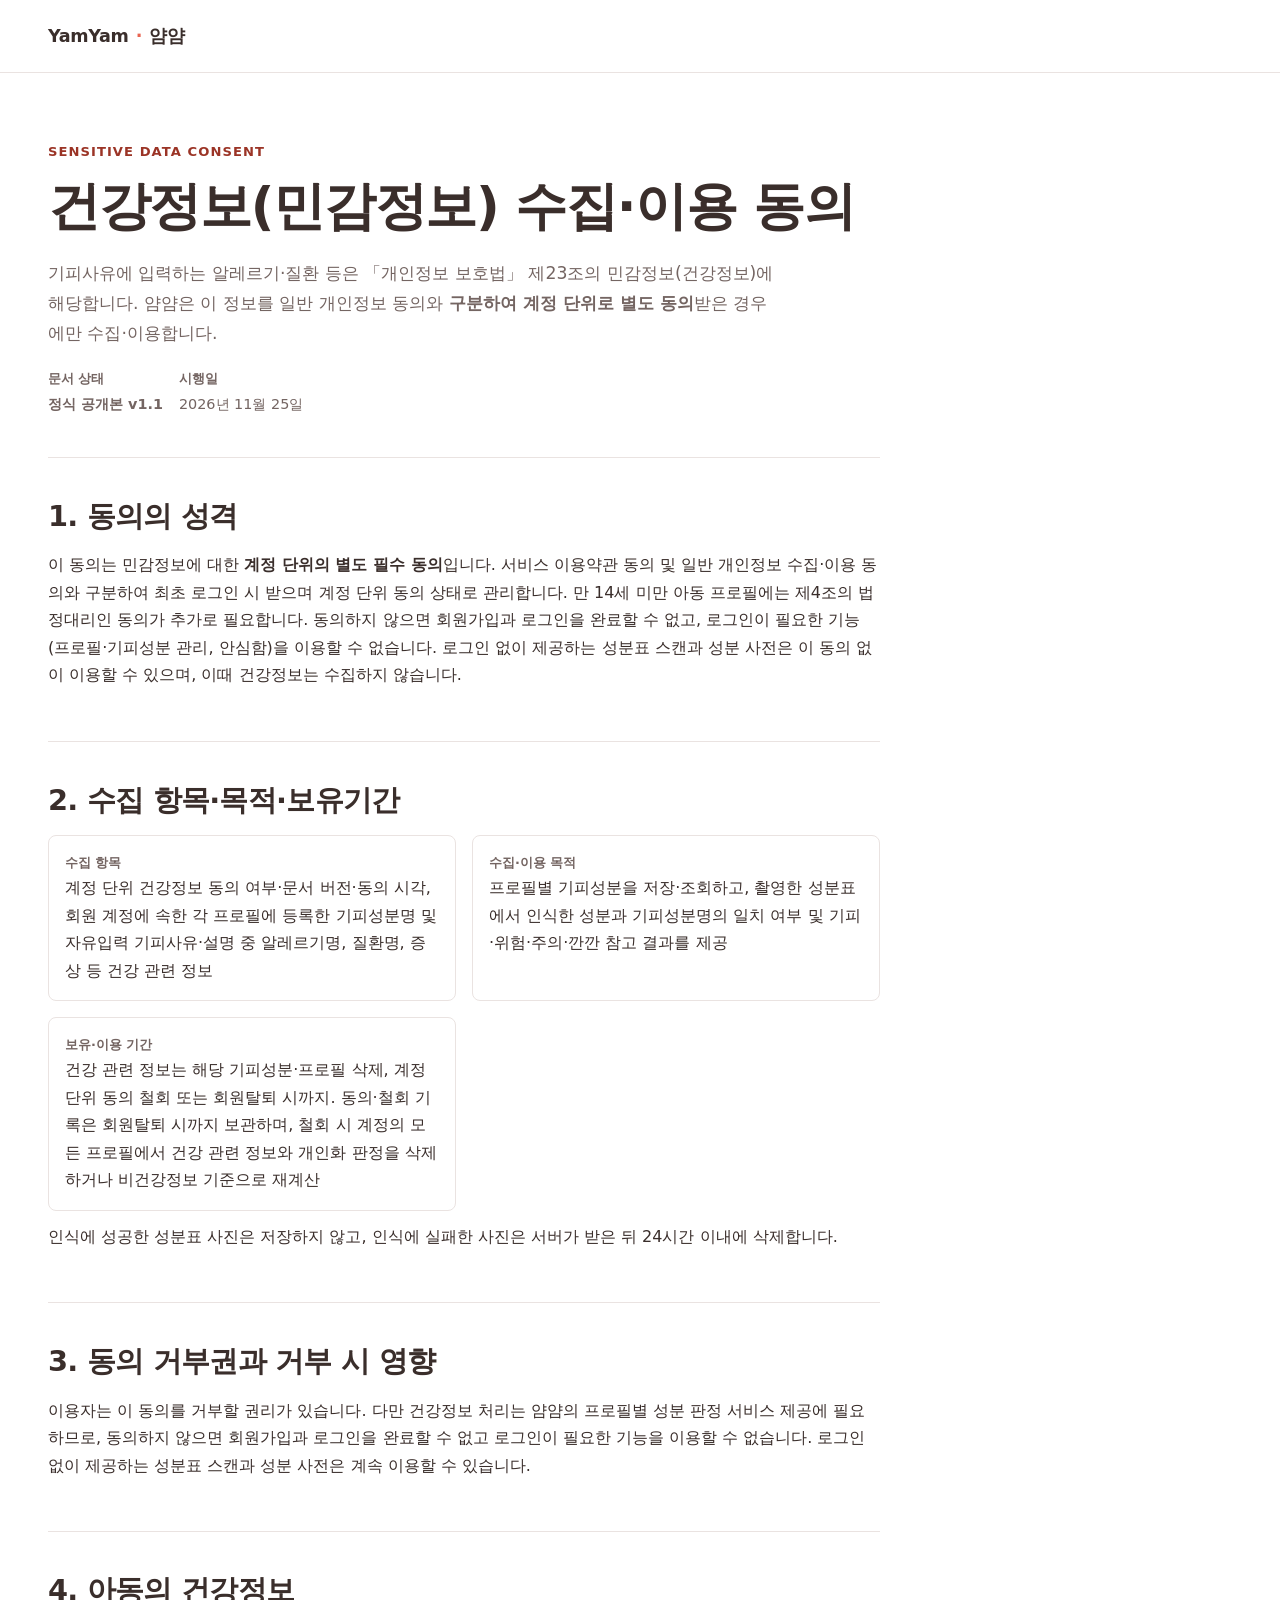
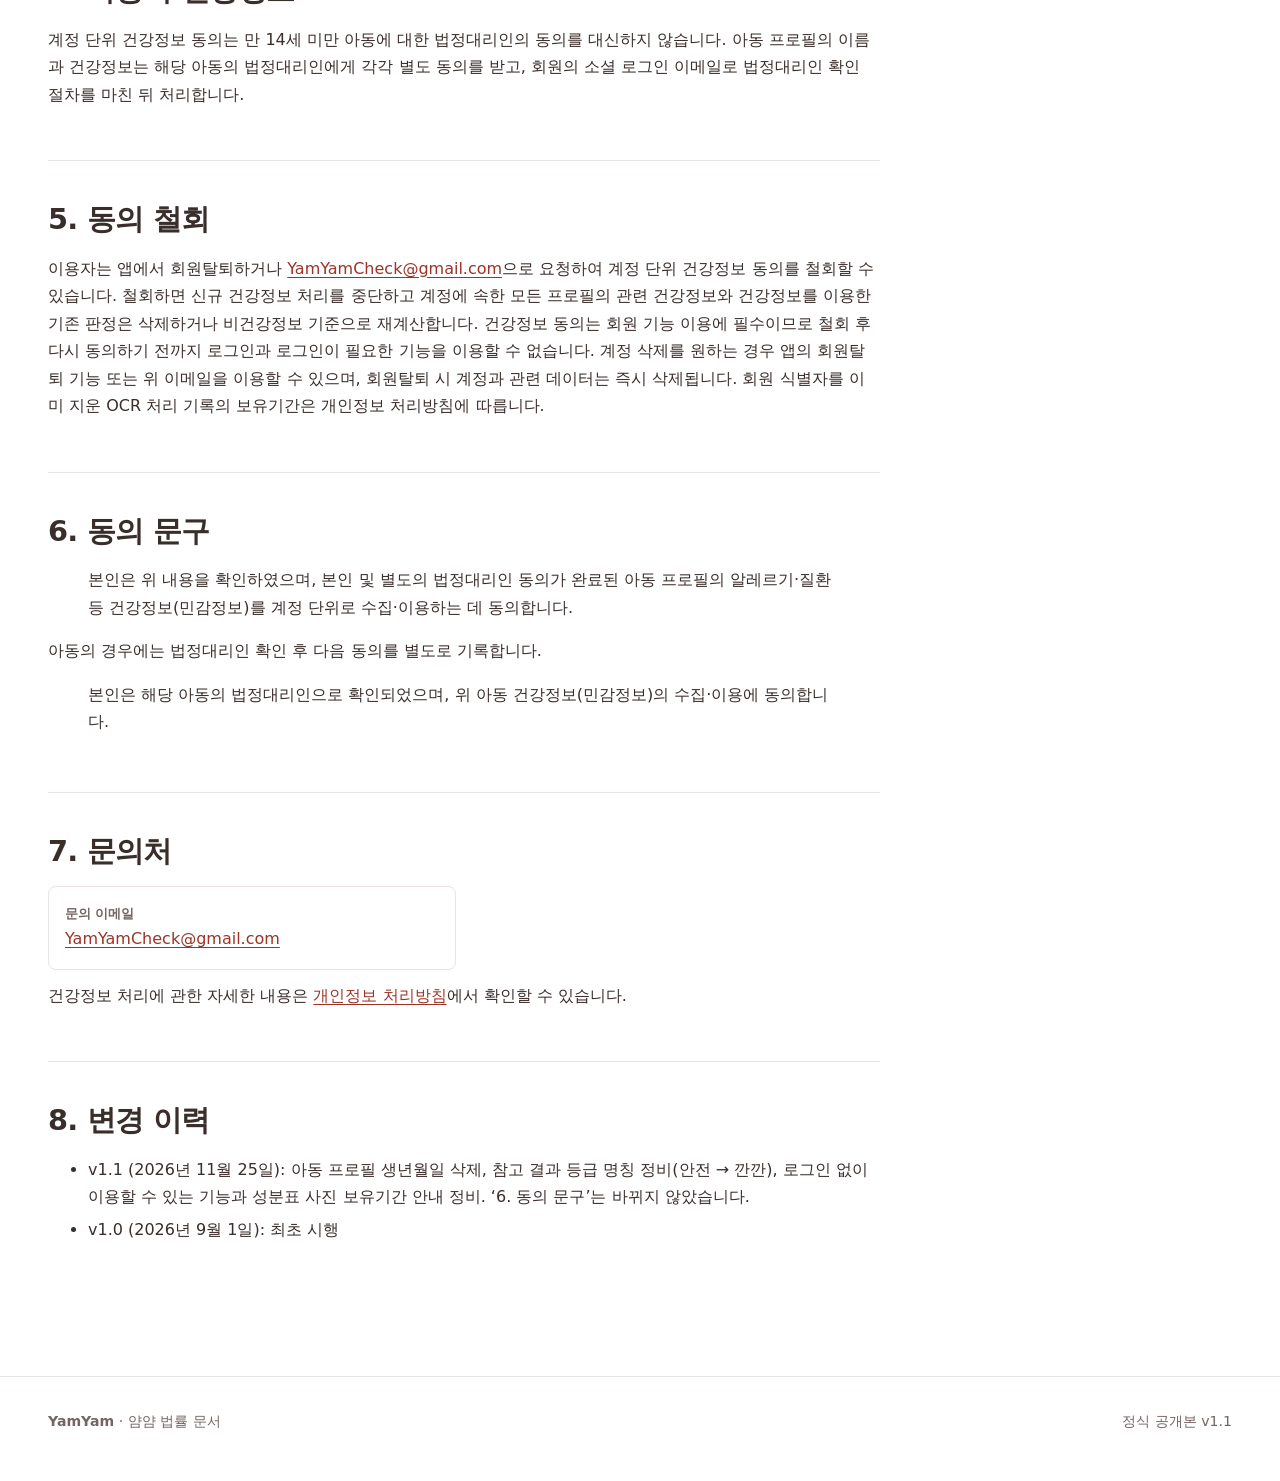
<file: health-info-consent.html>
<!doctype html>
<html lang="ko">
  <head>
    <meta charset="utf-8">
    <meta name="viewport" content="width=device-width, initial-scale=1">
    <meta name="description" content="YamYam(얌얌) 건강정보(민감정보) 수집·이용 동의">
    <title>건강정보 수집·이용 동의 | YamYam(얌얌)</title>
    <link rel="stylesheet" href="./legal.css">
  </head>
  <body>
    <a class="skip-link" href="#main">본문으로 바로가기</a>

    <header class="site-header">
      <div class="container header-inner">
        <div class="brand" aria-label="YamYam 얌얌">
          <span class="brand-en">YamYam</span>
          <span class="brand-ko">얌얌</span>
        </div>
      </div>
    </header>

    <main id="main" class="container document">
      <header class="document-header">
        <p class="eyebrow">Sensitive Data Consent</p>
        <h1>건강정보(민감정보) 수집·이용 동의</h1>
        <p class="lead">
          기피사유에 입력하는 알레르기·질환 등은 「개인정보 보호법」 제23조의 민감정보(건강정보)에 해당합니다.
          얌얌은 이 정보를 일반 개인정보 동의와 <strong>구분하여 계정 단위로 별도 동의</strong>받은 경우에만 수집·이용합니다.
        </p>
        <dl class="document-meta">
          <div>
            <dt>문서 상태</dt>
            <dd><strong>정식 공개본 v1.1</strong></dd>
          </div>
          <div>
            <dt>시행일</dt>
            <dd>2026년 11월 25일</dd>
          </div>
        </dl>
      </header>

      <section class="legal-section">
        <h2>1. 동의의 성격</h2>
        <p>
          이 동의는 민감정보에 대한 <strong>계정 단위의 별도 필수 동의</strong>입니다. 서비스 이용약관 동의 및 일반
          개인정보 수집·이용 동의와 구분하여 최초 로그인 시 받으며 계정 단위 동의 상태로 관리합니다. 만 14세 미만
          아동 프로필에는 제4조의 법정대리인 동의가 추가로 필요합니다. 동의하지 않으면 회원가입과 로그인을 완료할 수
          없고, 로그인이 필요한 기능(프로필·기피성분 관리, 안심함)을 이용할 수 없습니다. 로그인 없이 제공하는 성분표
          스캔과 성분 사전은 이 동의 없이 이용할 수 있으며, 이때 건강정보는 수집하지 않습니다.
        </p>
      </section>

      <section class="legal-section">
        <h2>2. 수집 항목·목적·보유기간</h2>
        <dl class="key-value-list">
          <div>
            <dt>수집 항목</dt>
            <dd>계정 단위 건강정보 동의 여부·문서 버전·동의 시각, 회원 계정에 속한 각 프로필에 등록한 기피성분명 및 자유입력 기피사유·설명 중 알레르기명, 질환명, 증상 등 건강 관련 정보</dd>
          </div>
          <div>
            <dt>수집·이용 목적</dt>
            <dd>프로필별 기피성분을 저장·조회하고, 촬영한 성분표에서 인식한 성분과 기피성분명의 일치 여부 및 기피·위험·주의·깐깐 참고 결과를 제공</dd>
          </div>
          <div>
            <dt>보유·이용 기간</dt>
            <dd>건강 관련 정보는 해당 기피성분·프로필 삭제, 계정 단위 동의 철회 또는 회원탈퇴 시까지. 동의·철회 기록은 회원탈퇴 시까지 보관하며, 철회 시 계정의 모든 프로필에서 건강 관련 정보와 개인화 판정을 삭제하거나 비건강정보 기준으로 재계산</dd>
          </div>
        </dl>
        <p>인식에 성공한 성분표 사진은 저장하지 않고, 인식에 실패한 사진은 서버가 받은 뒤 24시간 이내에 삭제합니다.</p>
      </section>

      <section class="legal-section">
        <h2>3. 동의 거부권과 거부 시 영향</h2>
        <p>
          이용자는 이 동의를 거부할 권리가 있습니다. 다만 건강정보 처리는 얌얌의 프로필별 성분 판정 서비스 제공에
          필요하므로, 동의하지 않으면 회원가입과 로그인을 완료할 수 없고 로그인이 필요한 기능을 이용할 수 없습니다.
          로그인 없이 제공하는 성분표 스캔과 성분 사전은 계속 이용할 수 있습니다.
        </p>
      </section>

      <section class="legal-section">
        <h2>4. 아동의 건강정보</h2>
        <p>
          계정 단위 건강정보 동의는 만 14세 미만 아동에 대한 법정대리인의 동의를 대신하지 않습니다. 아동 프로필의
          이름과 건강정보는 해당 아동의 법정대리인에게 각각 별도 동의를 받고, 회원의 소셜 로그인 이메일로
          법정대리인 확인 절차를 마친 뒤 처리합니다.
        </p>
      </section>

      <section class="legal-section">
        <h2>5. 동의 철회</h2>
        <p>
          이용자는 앱에서 회원탈퇴하거나 <a href="mailto:YamYamCheck@gmail.com">YamYamCheck@gmail.com</a>으로 요청하여
          계정 단위 건강정보 동의를 철회할 수 있습니다. 철회하면 신규 건강정보 처리를 중단하고 계정에 속한 모든 프로필의
          관련 건강정보와 건강정보를 이용한 기존 판정은 삭제하거나 비건강정보 기준으로 재계산합니다. 건강정보 동의는
          회원 기능 이용에 필수이므로 철회 후 다시 동의하기 전까지 로그인과 로그인이 필요한 기능을 이용할 수 없습니다.
          계정 삭제를 원하는 경우 앱의 회원탈퇴 기능 또는 위 이메일을 이용할 수 있으며, 회원탈퇴 시 계정과 관련 데이터는
          즉시 삭제됩니다. 회원 식별자를 이미 지운 OCR 처리 기록의 보유기간은 개인정보 처리방침에 따릅니다.
        </p>
      </section>

      <section class="legal-section">
        <h2>6. 동의 문구</h2>
        <blockquote>
          본인은 위 내용을 확인하였으며, 본인 및 별도의 법정대리인 동의가 완료된 아동 프로필의 알레르기·질환 등 건강정보(민감정보)를 계정 단위로 수집·이용하는 데 동의합니다.
        </blockquote>
        <p>아동의 경우에는 법정대리인 확인 후 다음 동의를 별도로 기록합니다.</p>
        <blockquote>본인은 해당 아동의 법정대리인으로 확인되었으며, 위 아동 건강정보(민감정보)의 수집·이용에 동의합니다.</blockquote>
      </section>

      <section class="legal-section">
        <h2>7. 문의처</h2>
        <dl class="key-value-list">
          <div>
            <dt>문의 이메일</dt>
            <dd><a href="mailto:YamYamCheck@gmail.com">YamYamCheck@gmail.com</a></dd>
          </div>
        </dl>
        <p>
          건강정보 처리에 관한 자세한 내용은 <a href="./privacy-policy.html">개인정보 처리방침</a>에서 확인할 수 있습니다.
        </p>
      </section>

      <section class="legal-section">
        <h2>8. 변경 이력</h2>
        <ul>
          <li>v1.1 (2026년 11월 25일): 아동 프로필 생년월일 삭제, 참고 결과 등급 명칭 정비(안전 → 깐깐), 로그인 없이 이용할 수 있는 기능과 성분표 사진 보유기간 안내 정비. ‘6. 동의 문구’는 바뀌지 않았습니다.</li>
          <li>v1.0 (2026년 9월 1일): 최초 시행</li>
        </ul>
      </section>
    </main>

    <footer class="site-footer">
      <div class="container footer-inner">
        <p><strong>YamYam</strong> · 얌얌 법률 문서</p>
        <p class="footer-note">정식 공개본 v1.1</p>
      </div>
    </footer>
  </body>
</html>
</file>
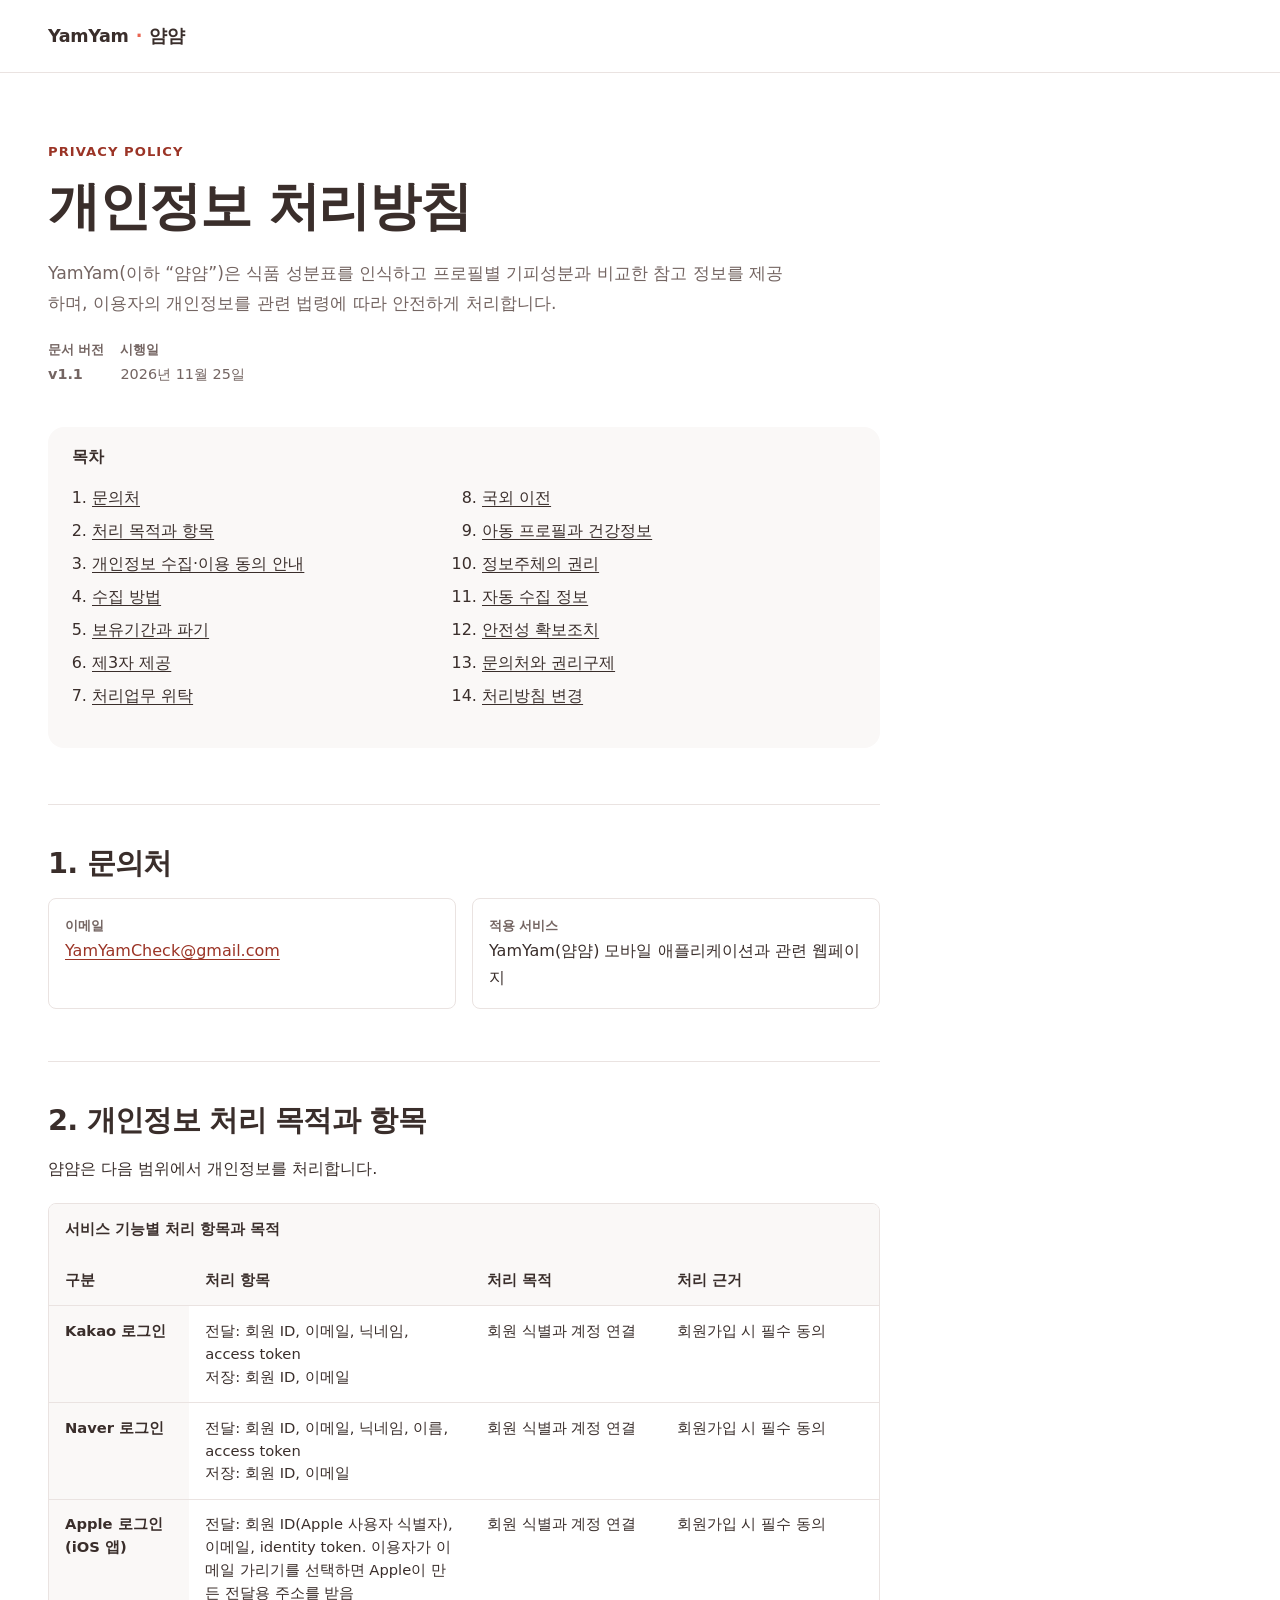
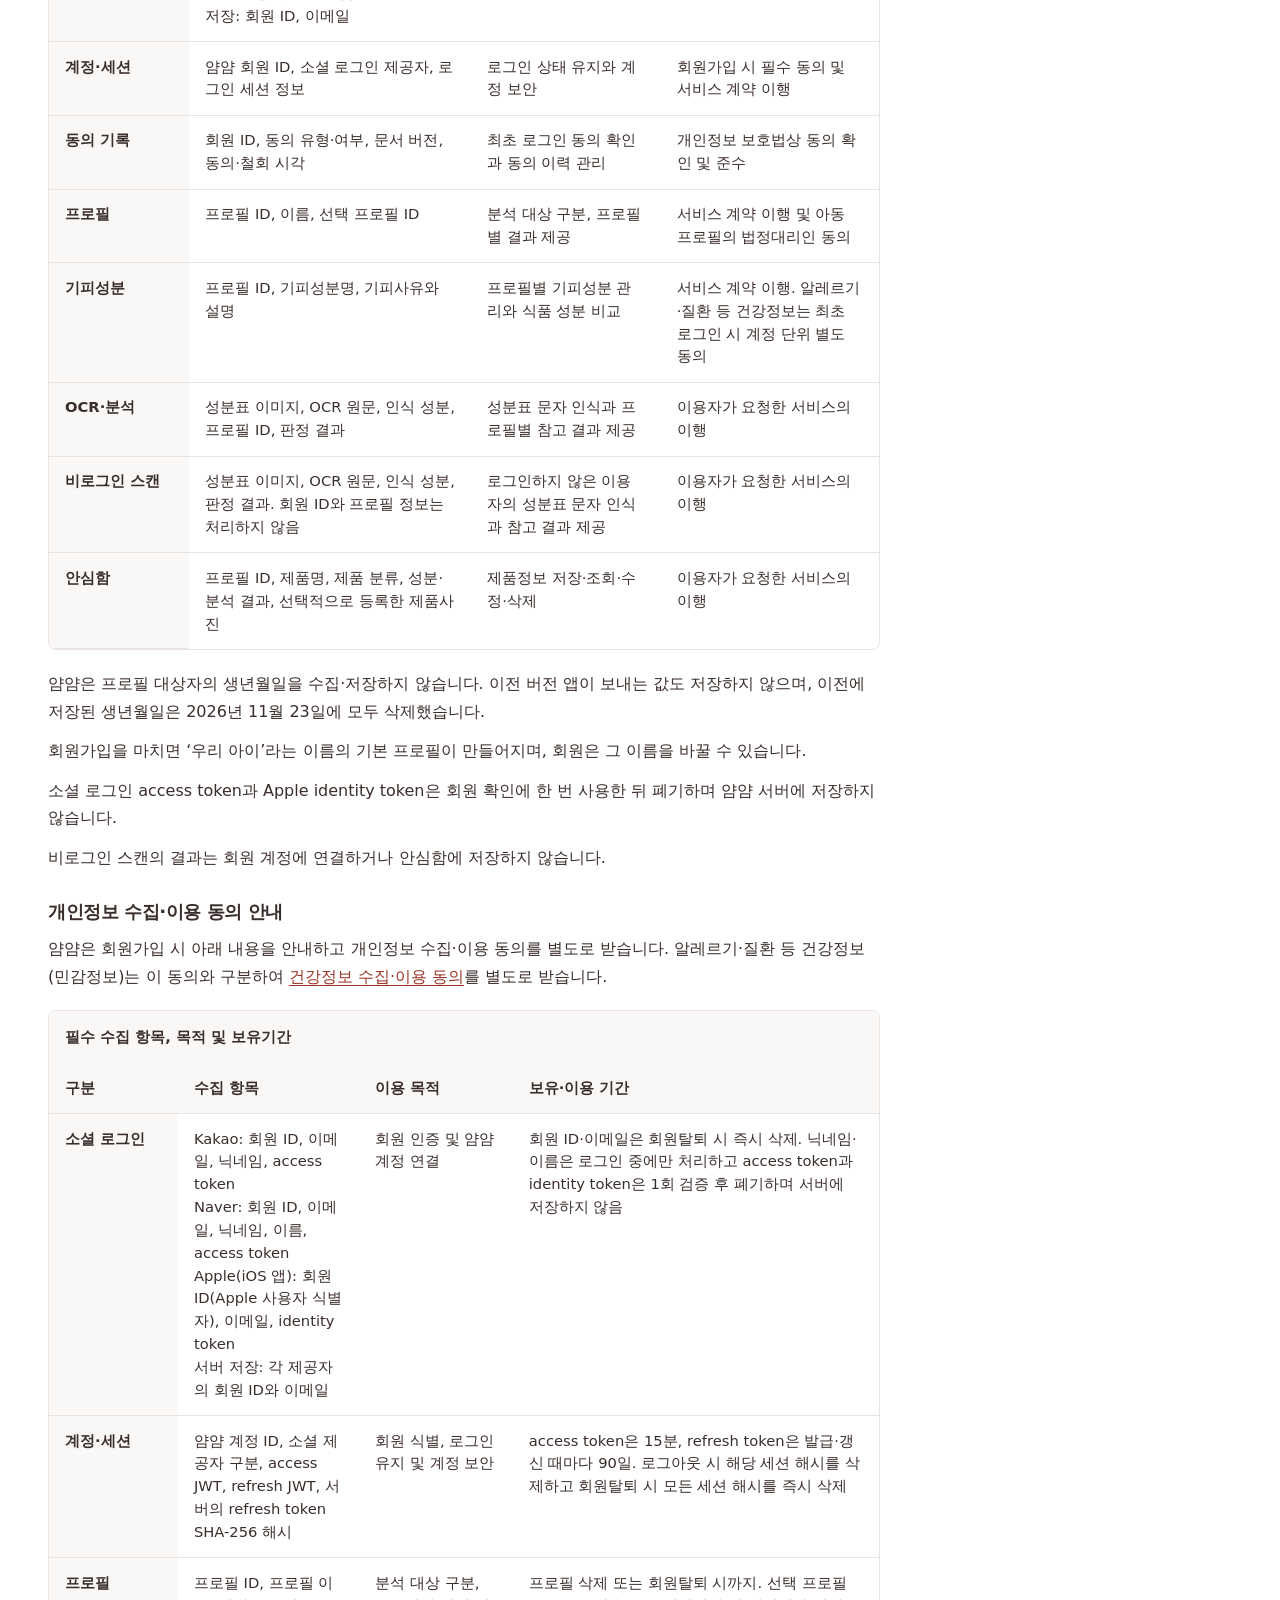
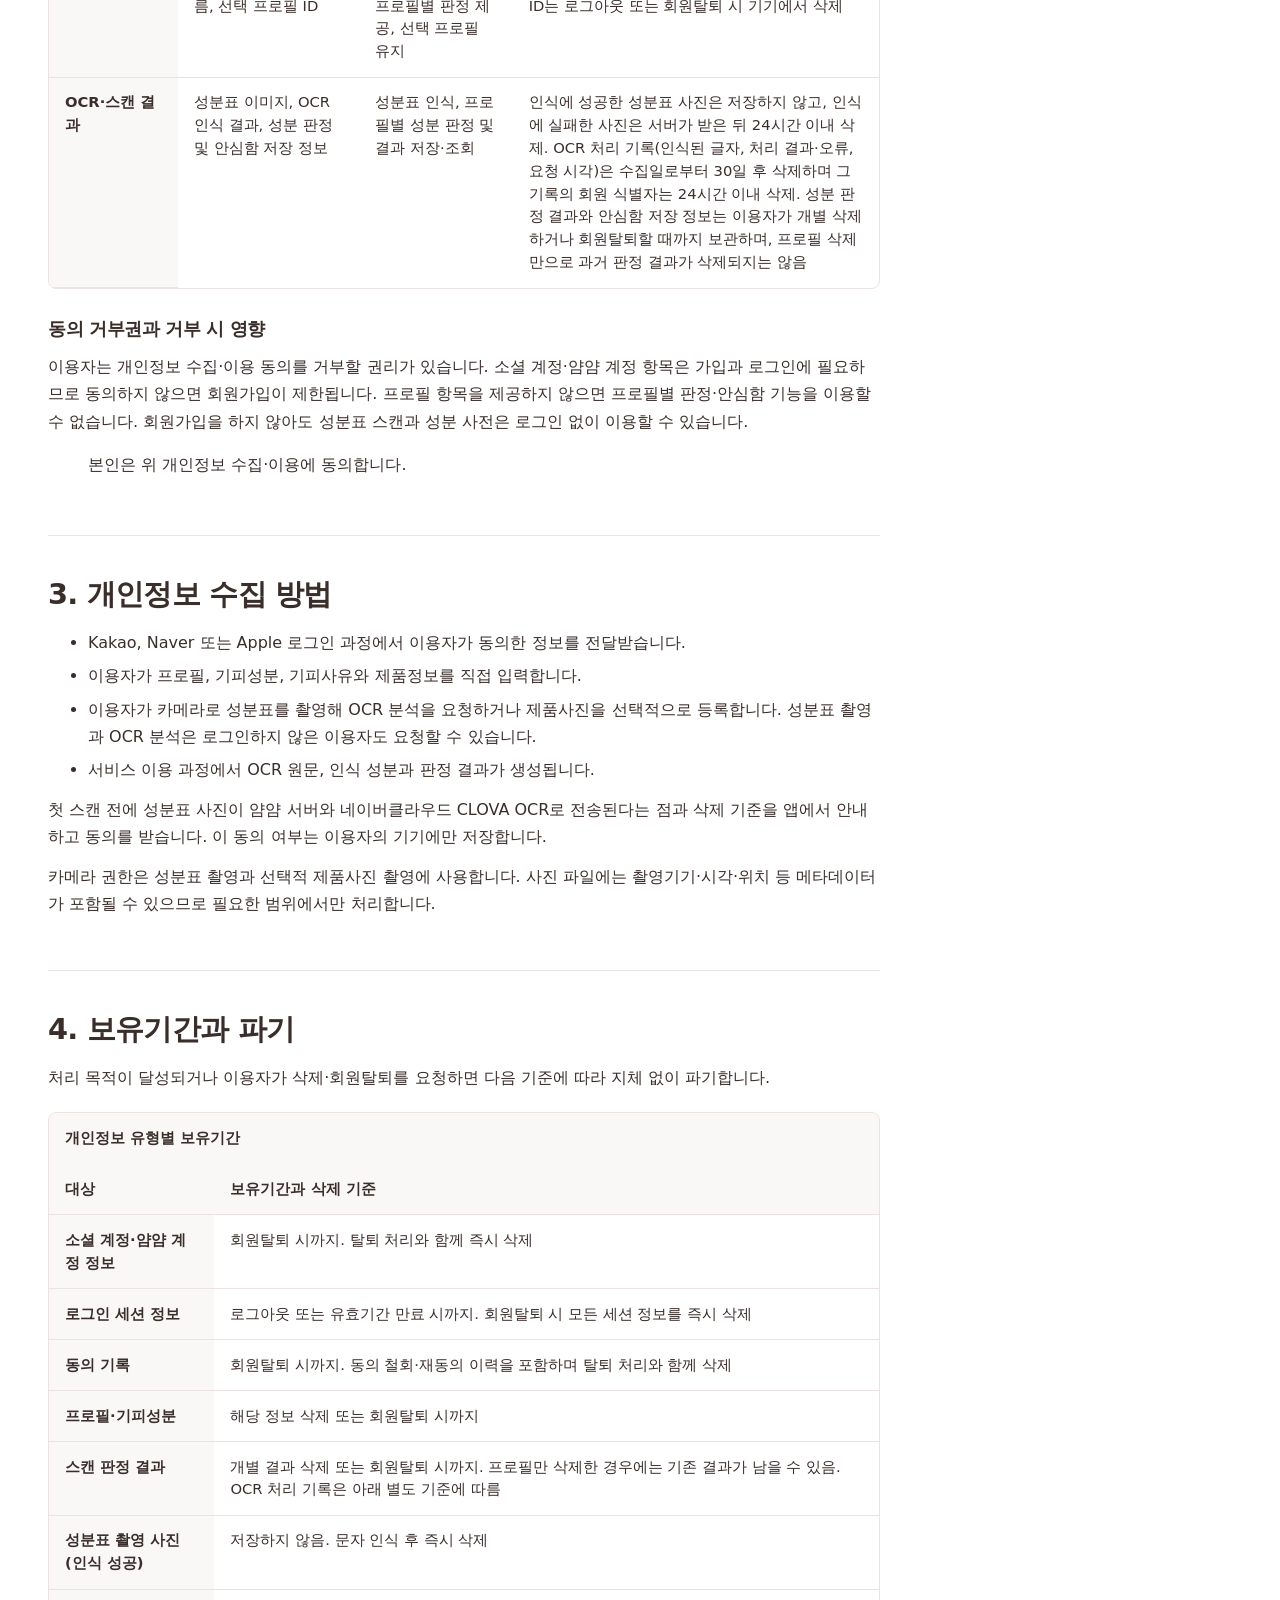
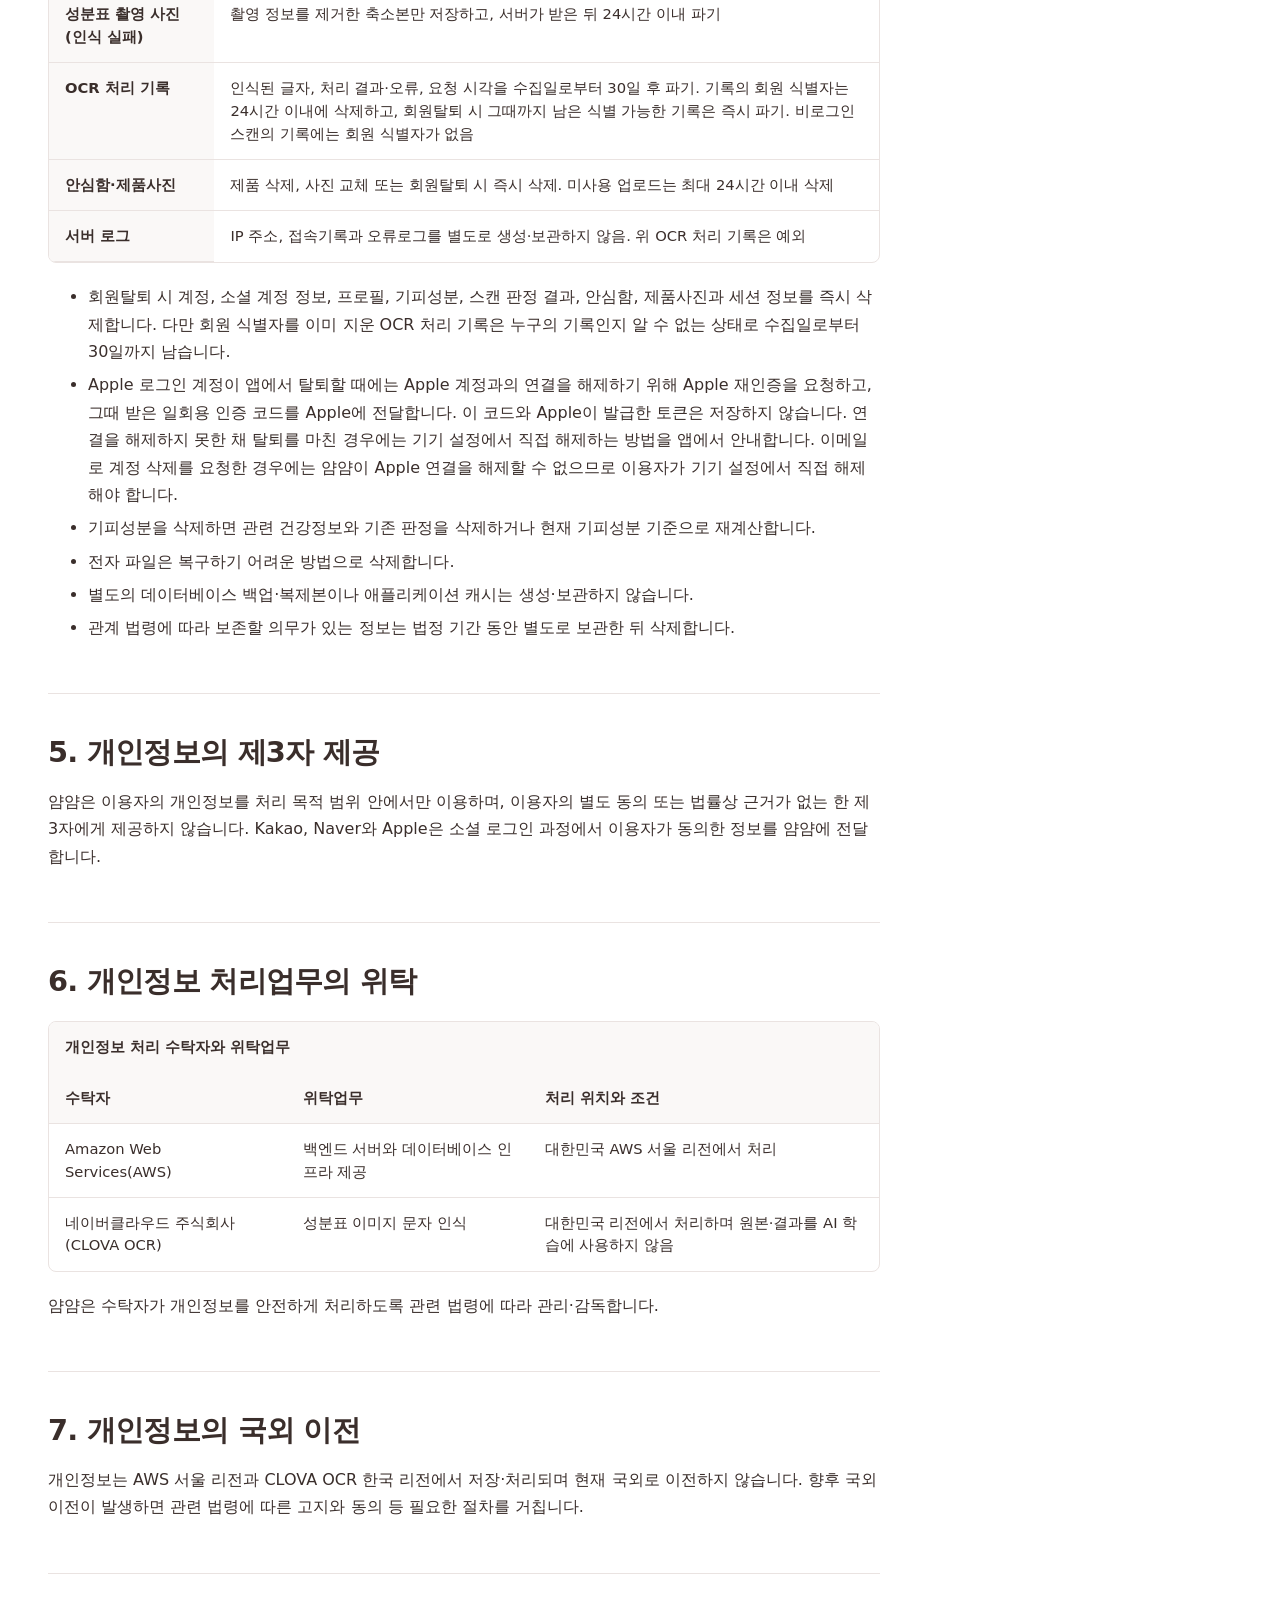
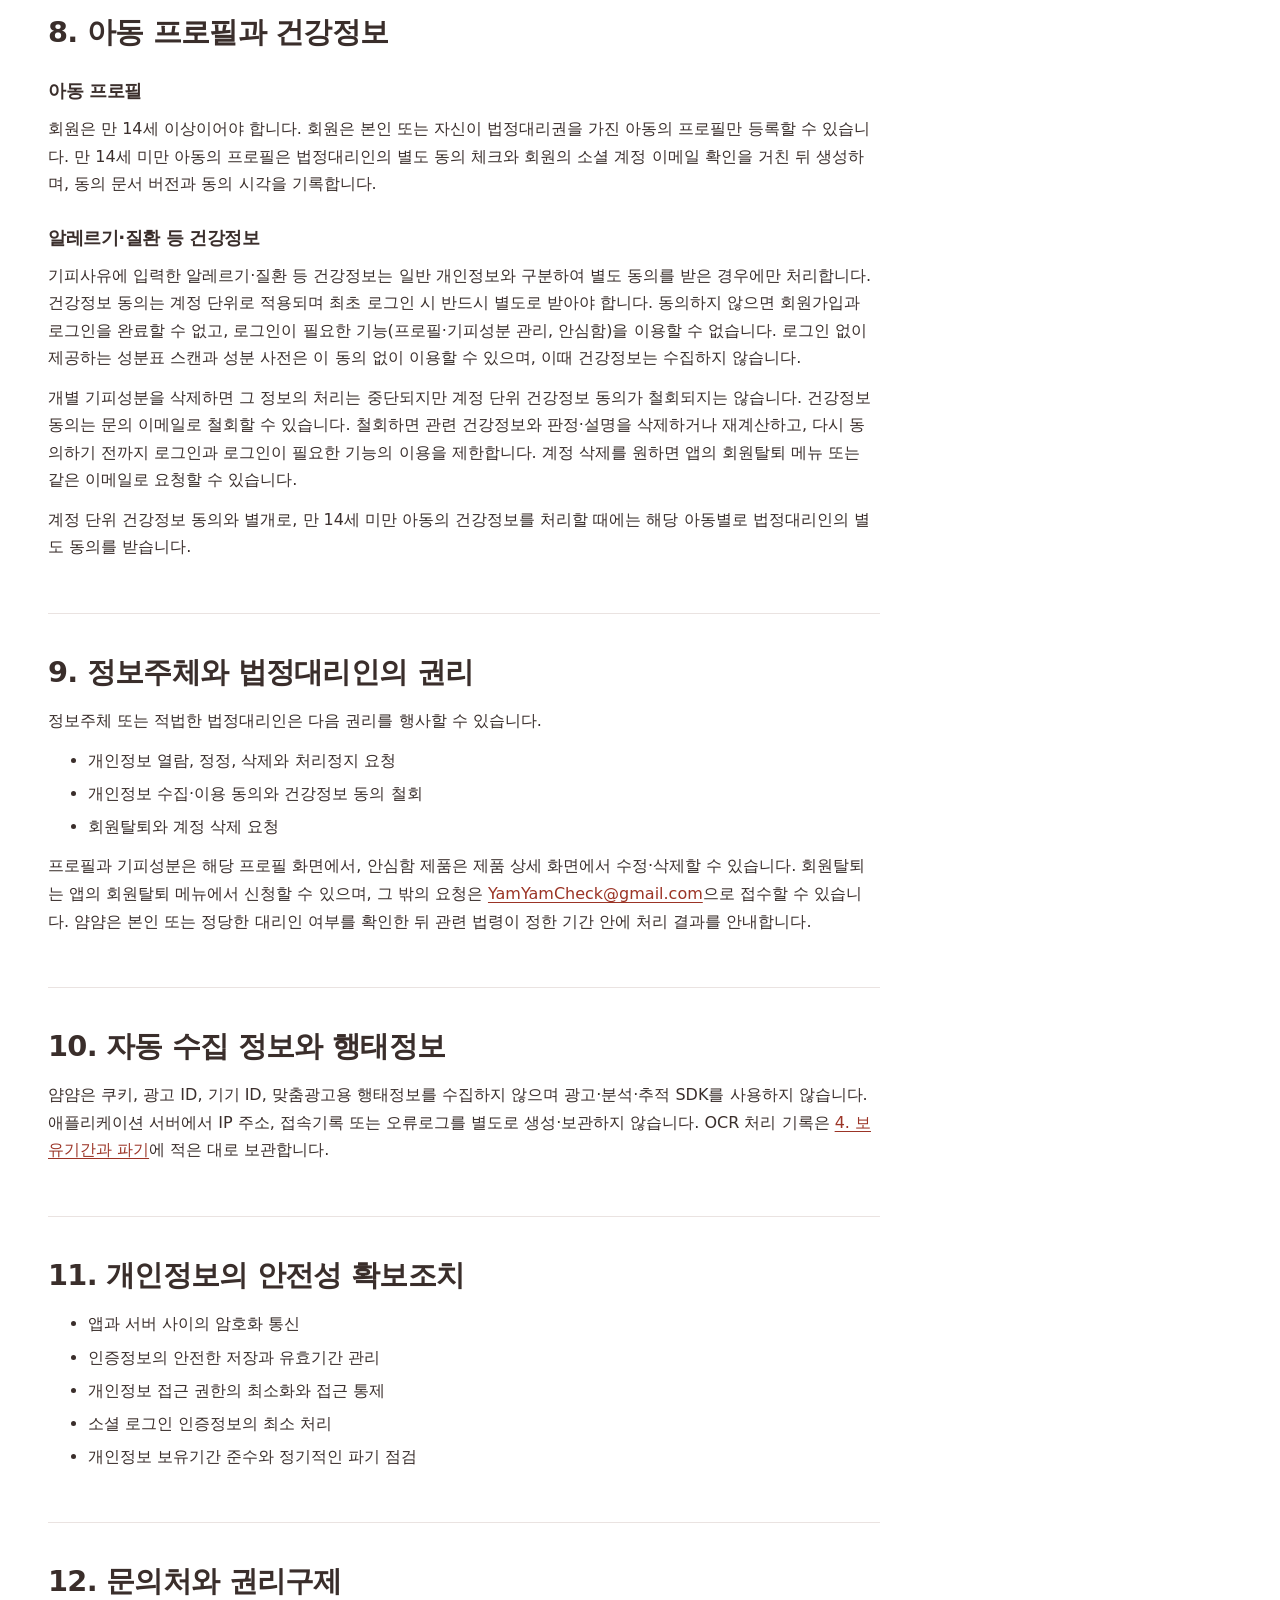
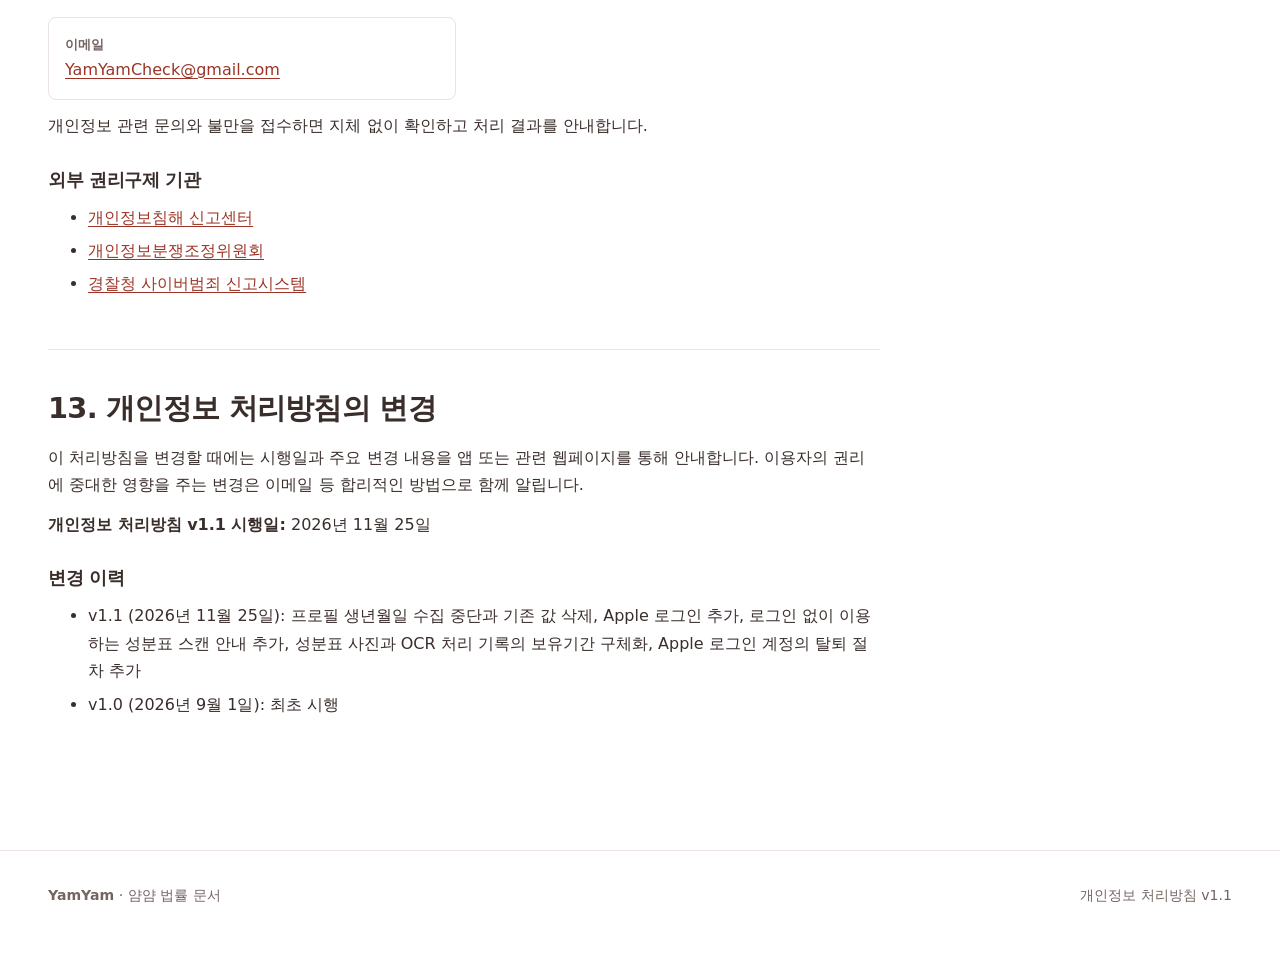
<file: privacy-policy.html>
<!doctype html>
<html lang="ko">
  <head>
    <meta charset="utf-8">
    <meta name="viewport" content="width=device-width, initial-scale=1">
    <meta name="description" content="YamYam(얌얌) 개인정보 처리방침">
    <title>개인정보 처리방침 | YamYam(얌얌)</title>
    <link rel="stylesheet" href="./legal.css">
  </head>
  <body>
    <a class="skip-link" href="#main">본문으로 바로가기</a>

    <header class="site-header">
      <div class="container header-inner">
        <div class="brand" aria-label="YamYam 얌얌">
          <span class="brand-en">YamYam</span>
          <span class="brand-ko">얌얌</span>
        </div>
      </div>
    </header>

    <main id="main" class="container document">
      <header class="document-header">
        <p class="eyebrow">Privacy Policy</p>
        <h1>개인정보 처리방침</h1>
        <p class="lead">
          YamYam(이하 “얌얌”)은 식품 성분표를 인식하고 프로필별 기피성분과 비교한 참고 정보를 제공하며,
          이용자의 개인정보를 관련 법령에 따라 안전하게 처리합니다.
        </p>
        <dl class="document-meta">
          <div>
            <dt>문서 버전</dt>
            <dd><strong>v1.1</strong></dd>
          </div>
          <div>
            <dt>시행일</dt>
            <dd>2026년 11월 25일</dd>
          </div>
        </dl>
      </header>

      <nav class="toc" aria-labelledby="toc-title">
        <h2 id="toc-title">목차</h2>
        <ol>
          <li><a href="#controller">문의처</a></li>
          <li><a href="#purpose">처리 목적과 항목</a></li>
          <li><a href="#personal-consent">개인정보 수집·이용 동의 안내</a></li>
          <li><a href="#collection">수집 방법</a></li>
          <li><a href="#retention">보유기간과 파기</a></li>
          <li><a href="#third-parties">제3자 제공</a></li>
          <li><a href="#processors">처리업무 위탁</a></li>
          <li><a href="#overseas">국외 이전</a></li>
          <li><a href="#children">아동 프로필과 건강정보</a></li>
          <li><a href="#rights">정보주체의 권리</a></li>
          <li><a href="#automatic">자동 수집 정보</a></li>
          <li><a href="#security">안전성 확보조치</a></li>
          <li><a href="#contact">문의처와 권리구제</a></li>
          <li><a href="#changes">처리방침 변경</a></li>
        </ol>
      </nav>

      <section id="controller" class="legal-section">
        <h2>1. 문의처</h2>
        <dl class="key-value-list">
          <div>
            <dt>이메일</dt>
            <dd><a href="mailto:YamYamCheck@gmail.com">YamYamCheck@gmail.com</a></dd>
          </div>
          <div>
            <dt>적용 서비스</dt>
            <dd>YamYam(얌얌) 모바일 애플리케이션과 관련 웹페이지</dd>
          </div>
        </dl>
      </section>

      <section id="purpose" class="legal-section">
        <h2>2. 개인정보 처리 목적과 항목</h2>
        <p>얌얌은 다음 범위에서 개인정보를 처리합니다.</p>
        <div class="table-wrap" tabindex="0" role="region" aria-label="개인정보 처리 항목 표">
          <table>
            <caption>서비스 기능별 처리 항목과 목적</caption>
            <thead>
              <tr>
                <th scope="col">구분</th>
                <th scope="col">처리 항목</th>
                <th scope="col">처리 목적</th>
                <th scope="col">처리 근거</th>
              </tr>
            </thead>
            <tbody>
              <tr>
                <th scope="row">Kakao 로그인</th>
                <td>전달: 회원 ID, 이메일, 닉네임, access token<br>저장: 회원 ID, 이메일</td>
                <td>회원 식별과 계정 연결</td>
                <td>회원가입 시 필수 동의</td>
              </tr>
              <tr>
                <th scope="row">Naver 로그인</th>
                <td>전달: 회원 ID, 이메일, 닉네임, 이름, access token<br>저장: 회원 ID, 이메일</td>
                <td>회원 식별과 계정 연결</td>
                <td>회원가입 시 필수 동의</td>
              </tr>
              <tr>
                <th scope="row">Apple 로그인(iOS 앱)</th>
                <td>전달: 회원 ID(Apple 사용자 식별자), 이메일, identity token. 이용자가 이메일 가리기를 선택하면 Apple이 만든 전달용 주소를 받음<br>저장: 회원 ID, 이메일</td>
                <td>회원 식별과 계정 연결</td>
                <td>회원가입 시 필수 동의</td>
              </tr>
              <tr>
                <th scope="row">계정·세션</th>
                <td>얌얌 회원 ID, 소셜 로그인 제공자, 로그인 세션 정보</td>
                <td>로그인 상태 유지와 계정 보안</td>
                <td>회원가입 시 필수 동의 및 서비스 계약 이행</td>
              </tr>
              <tr>
                <th scope="row">동의 기록</th>
                <td>회원 ID, 동의 유형·여부, 문서 버전, 동의·철회 시각</td>
                <td>최초 로그인 동의 확인과 동의 이력 관리</td>
                <td>개인정보 보호법상 동의 확인 및 준수</td>
              </tr>
              <tr>
                <th scope="row">프로필</th>
                <td>프로필 ID, 이름, 선택 프로필 ID</td>
                <td>분석 대상 구분, 프로필별 결과 제공</td>
                <td>서비스 계약 이행 및 아동 프로필의 법정대리인 동의</td>
              </tr>
              <tr>
                <th scope="row">기피성분</th>
                <td>프로필 ID, 기피성분명, 기피사유와 설명</td>
                <td>프로필별 기피성분 관리와 식품 성분 비교</td>
                <td>서비스 계약 이행. 알레르기·질환 등 건강정보는 최초 로그인 시 계정 단위 별도 동의</td>
              </tr>
              <tr>
                <th scope="row">OCR·분석</th>
                <td>성분표 이미지, OCR 원문, 인식 성분, 프로필 ID, 판정 결과</td>
                <td>성분표 문자 인식과 프로필별 참고 결과 제공</td>
                <td>이용자가 요청한 서비스의 이행</td>
              </tr>
              <tr>
                <th scope="row">비로그인 스캔</th>
                <td>성분표 이미지, OCR 원문, 인식 성분, 판정 결과. 회원 ID와 프로필 정보는 처리하지 않음</td>
                <td>로그인하지 않은 이용자의 성분표 문자 인식과 참고 결과 제공</td>
                <td>이용자가 요청한 서비스의 이행</td>
              </tr>
              <tr>
                <th scope="row">안심함</th>
                <td>프로필 ID, 제품명, 제품 분류, 성분·분석 결과, 선택적으로 등록한 제품사진</td>
                <td>제품정보 저장·조회·수정·삭제</td>
                <td>이용자가 요청한 서비스의 이행</td>
              </tr>
            </tbody>
          </table>
        </div>
        <p>
          얌얌은 프로필 대상자의 생년월일을 수집·저장하지 않습니다. 이전 버전 앱이 보내는 값도 저장하지 않으며,
          이전에 저장된 생년월일은 2026년 11월 23일에 모두 삭제했습니다.
        </p>
        <p>
          회원가입을 마치면 ‘우리 아이’라는 이름의 기본 프로필이 만들어지며, 회원은 그 이름을 바꿀 수 있습니다.
        </p>
        <p>
          소셜 로그인 access token과 Apple identity token은 회원 확인에 한 번 사용한 뒤 폐기하며 얌얌 서버에
          저장하지 않습니다.
        </p>
        <p>
          비로그인 스캔의 결과는 회원 계정에 연결하거나 안심함에 저장하지 않습니다.
        </p>

        <h3 id="personal-consent">개인정보 수집·이용 동의 안내</h3>
        <p>
          얌얌은 회원가입 시 아래 내용을 안내하고 개인정보 수집·이용 동의를 별도로 받습니다. 알레르기·질환 등
          건강정보(민감정보)는 이 동의와 구분하여 <a href="./health-info-consent.html">건강정보 수집·이용 동의</a>를
          별도로 받습니다.
        </p>
        <div class="table-wrap" tabindex="0" role="region" aria-label="회원가입 개인정보 수집·이용 동의 표">
          <table>
            <caption>필수 수집 항목, 목적 및 보유기간</caption>
            <thead>
              <tr>
                <th scope="col">구분</th>
                <th scope="col">수집 항목</th>
                <th scope="col">이용 목적</th>
                <th scope="col">보유·이용 기간</th>
              </tr>
            </thead>
            <tbody>
              <tr>
                <th scope="row">소셜 로그인</th>
                <td>Kakao: 회원 ID, 이메일, 닉네임, access token<br>Naver: 회원 ID, 이메일, 닉네임, 이름, access token<br>Apple(iOS 앱): 회원 ID(Apple 사용자 식별자), 이메일, identity token<br>서버 저장: 각 제공자의 회원 ID와 이메일</td>
                <td>회원 인증 및 얌얌 계정 연결</td>
                <td>회원 ID·이메일은 회원탈퇴 시 즉시 삭제. 닉네임·이름은 로그인 중에만 처리하고 access token과 identity token은 1회 검증 후 폐기하며 서버에 저장하지 않음</td>
              </tr>
              <tr>
                <th scope="row">계정·세션</th>
                <td>얌얌 계정 ID, 소셜 제공자 구분, access JWT, refresh JWT, 서버의 refresh token SHA-256 해시</td>
                <td>회원 식별, 로그인 유지 및 계정 보안</td>
                <td>access token은 15분, refresh token은 발급·갱신 때마다 90일. 로그아웃 시 해당 세션 해시를 삭제하고 회원탈퇴 시 모든 세션 해시를 즉시 삭제</td>
              </tr>
              <tr>
                <th scope="row">프로필</th>
                <td>프로필 ID, 프로필 이름, 선택 프로필 ID</td>
                <td>분석 대상 구분, 프로필별 판정 제공, 선택 프로필 유지</td>
                <td>프로필 삭제 또는 회원탈퇴 시까지. 선택 프로필 ID는 로그아웃 또는 회원탈퇴 시 기기에서 삭제</td>
              </tr>
              <tr>
                <th scope="row">OCR·스캔 결과</th>
                <td>성분표 이미지, OCR 인식 결과, 성분 판정 및 안심함 저장 정보</td>
                <td>성분표 인식, 프로필별 성분 판정 및 결과 저장·조회</td>
                <td>인식에 성공한 성분표 사진은 저장하지 않고, 인식에 실패한 사진은 서버가 받은 뒤 24시간 이내 삭제. OCR 처리 기록(인식된 글자, 처리 결과·오류, 요청 시각)은 수집일로부터 30일 후 삭제하며 그 기록의 회원 식별자는 24시간 이내 삭제. 성분 판정 결과와 안심함 저장 정보는 이용자가 개별 삭제하거나 회원탈퇴할 때까지 보관하며, 프로필 삭제만으로 과거 판정 결과가 삭제되지는 않음</td>
              </tr>
            </tbody>
          </table>
        </div>
        <h3>동의 거부권과 거부 시 영향</h3>
        <p>
          이용자는 개인정보 수집·이용 동의를 거부할 권리가 있습니다. 소셜 계정·얌얌 계정 항목은 가입과 로그인에
          필요하므로 동의하지 않으면 회원가입이 제한됩니다. 프로필 항목을 제공하지 않으면 프로필별 판정·안심함 기능을
          이용할 수 없습니다. 회원가입을 하지 않아도 성분표 스캔과 성분 사전은 로그인 없이 이용할 수 있습니다.
        </p>
        <blockquote>본인은 위 개인정보 수집·이용에 동의합니다.</blockquote>
      </section>

      <section id="collection" class="legal-section">
        <h2>3. 개인정보 수집 방법</h2>
        <ul>
          <li>Kakao, Naver 또는 Apple 로그인 과정에서 이용자가 동의한 정보를 전달받습니다.</li>
          <li>이용자가 프로필, 기피성분, 기피사유와 제품정보를 직접 입력합니다.</li>
          <li>이용자가 카메라로 성분표를 촬영해 OCR 분석을 요청하거나 제품사진을 선택적으로 등록합니다. 성분표 촬영과 OCR 분석은 로그인하지 않은 이용자도 요청할 수 있습니다.</li>
          <li>서비스 이용 과정에서 OCR 원문, 인식 성분과 판정 결과가 생성됩니다.</li>
        </ul>
        <p>
          첫 스캔 전에 성분표 사진이 얌얌 서버와 네이버클라우드 CLOVA OCR로 전송된다는 점과 삭제 기준을 앱에서
          안내하고 동의를 받습니다. 이 동의 여부는 이용자의 기기에만 저장합니다.
        </p>
        <p>
          카메라 권한은 성분표 촬영과 선택적 제품사진 촬영에 사용합니다. 사진 파일에는 촬영기기·시각·위치 등
          메타데이터가 포함될 수 있으므로 필요한 범위에서만 처리합니다.
        </p>
      </section>

      <section id="retention" class="legal-section">
        <h2>4. 보유기간과 파기</h2>
        <p>처리 목적이 달성되거나 이용자가 삭제·회원탈퇴를 요청하면 다음 기준에 따라 지체 없이 파기합니다.</p>
        <div class="table-wrap" tabindex="0" role="region" aria-label="개인정보 보유기간 표">
          <table>
            <caption>개인정보 유형별 보유기간</caption>
            <thead>
              <tr>
                <th scope="col">대상</th>
                <th scope="col">보유기간과 삭제 기준</th>
              </tr>
            </thead>
            <tbody>
              <tr>
                <th scope="row">소셜 계정·얌얌 계정 정보</th>
                <td>회원탈퇴 시까지. 탈퇴 처리와 함께 즉시 삭제</td>
              </tr>
              <tr>
                <th scope="row">로그인 세션 정보</th>
                <td>로그아웃 또는 유효기간 만료 시까지. 회원탈퇴 시 모든 세션 정보를 즉시 삭제</td>
              </tr>
              <tr>
                <th scope="row">동의 기록</th>
                <td>회원탈퇴 시까지. 동의 철회·재동의 이력을 포함하며 탈퇴 처리와 함께 삭제</td>
              </tr>
              <tr>
                <th scope="row">프로필·기피성분</th>
                <td>해당 정보 삭제 또는 회원탈퇴 시까지</td>
              </tr>
              <tr>
                <th scope="row">스캔 판정 결과</th>
                <td>개별 결과 삭제 또는 회원탈퇴 시까지. 프로필만 삭제한 경우에는 기존 결과가 남을 수 있음. OCR 처리 기록은 아래 별도 기준에 따름</td>
              </tr>
              <tr>
                <th scope="row">성분표 촬영 사진(인식 성공)</th>
                <td>저장하지 않음. 문자 인식 후 즉시 삭제</td>
              </tr>
              <tr>
                <th scope="row">성분표 촬영 사진(인식 실패)</th>
                <td>촬영 정보를 제거한 축소본만 저장하고, 서버가 받은 뒤 24시간 이내 파기</td>
              </tr>
              <tr>
                <th scope="row">OCR 처리 기록</th>
                <td>인식된 글자, 처리 결과·오류, 요청 시각을 수집일로부터 30일 후 파기. 기록의 회원 식별자는 24시간 이내에 삭제하고, 회원탈퇴 시 그때까지 남은 식별 가능한 기록은 즉시 파기. 비로그인 스캔의 기록에는 회원 식별자가 없음</td>
              </tr>
              <tr>
                <th scope="row">안심함·제품사진</th>
                <td>제품 삭제, 사진 교체 또는 회원탈퇴 시 즉시 삭제. 미사용 업로드는 최대 24시간 이내 삭제</td>
              </tr>
              <tr>
                <th scope="row">서버 로그</th>
                <td>IP 주소, 접속기록과 오류로그를 별도로 생성·보관하지 않음. 위 OCR 처리 기록은 예외</td>
              </tr>
            </tbody>
          </table>
        </div>
        <ul>
          <li>회원탈퇴 시 계정, 소셜 계정 정보, 프로필, 기피성분, 스캔 판정 결과, 안심함, 제품사진과 세션 정보를 즉시 삭제합니다. 다만 회원 식별자를 이미 지운 OCR 처리 기록은 누구의 기록인지 알 수 없는 상태로 수집일로부터 30일까지 남습니다.</li>
          <li>Apple 로그인 계정이 앱에서 탈퇴할 때에는 Apple 계정과의 연결을 해제하기 위해 Apple 재인증을 요청하고, 그때 받은 일회용 인증 코드를 Apple에 전달합니다. 이 코드와 Apple이 발급한 토큰은 저장하지 않습니다. 연결을 해제하지 못한 채 탈퇴를 마친 경우에는 기기 설정에서 직접 해제하는 방법을 앱에서 안내합니다. 이메일로 계정 삭제를 요청한 경우에는 얌얌이 Apple 연결을 해제할 수 없으므로 이용자가 기기 설정에서 직접 해제해야 합니다.</li>
          <li>기피성분을 삭제하면 관련 건강정보와 기존 판정을 삭제하거나 현재 기피성분 기준으로 재계산합니다.</li>
          <li>전자 파일은 복구하기 어려운 방법으로 삭제합니다.</li>
          <li>별도의 데이터베이스 백업·복제본이나 애플리케이션 캐시는 생성·보관하지 않습니다.</li>
          <li>관계 법령에 따라 보존할 의무가 있는 정보는 법정 기간 동안 별도로 보관한 뒤 삭제합니다.</li>
        </ul>
      </section>

      <section id="third-parties" class="legal-section">
        <h2>5. 개인정보의 제3자 제공</h2>
        <p>
          얌얌은 이용자의 개인정보를 처리 목적 범위 안에서만 이용하며, 이용자의 별도 동의 또는 법률상 근거가 없는 한
          제3자에게 제공하지 않습니다. Kakao, Naver와 Apple은 소셜 로그인 과정에서 이용자가 동의한 정보를 얌얌에 전달합니다.
        </p>
      </section>

      <section id="processors" class="legal-section">
        <h2>6. 개인정보 처리업무의 위탁</h2>
        <div class="table-wrap" tabindex="0" role="region" aria-label="개인정보 처리 수탁자 표">
          <table>
            <caption>개인정보 처리 수탁자와 위탁업무</caption>
            <thead>
              <tr>
                <th scope="col">수탁자</th>
                <th scope="col">위탁업무</th>
                <th scope="col">처리 위치와 조건</th>
              </tr>
            </thead>
            <tbody>
              <tr>
                <td>Amazon Web Services(AWS)</td>
                <td>백엔드 서버와 데이터베이스 인프라 제공</td>
                <td>대한민국 AWS 서울 리전에서 처리</td>
              </tr>
              <tr>
                <td>네이버클라우드 주식회사(CLOVA OCR)</td>
                <td>성분표 이미지 문자 인식</td>
                <td>대한민국 리전에서 처리하며 원본·결과를 AI 학습에 사용하지 않음</td>
              </tr>
            </tbody>
          </table>
        </div>
        <p>얌얌은 수탁자가 개인정보를 안전하게 처리하도록 관련 법령에 따라 관리·감독합니다.</p>
      </section>

      <section id="overseas" class="legal-section">
        <h2>7. 개인정보의 국외 이전</h2>
        <p>
          개인정보는 AWS 서울 리전과 CLOVA OCR 한국 리전에서 저장·처리되며 현재 국외로 이전하지 않습니다.
          향후 국외 이전이 발생하면 관련 법령에 따른 고지와 동의 등 필요한 절차를 거칩니다.
        </p>
      </section>

      <section id="children" class="legal-section">
        <h2>8. 아동 프로필과 건강정보</h2>
        <h3>아동 프로필</h3>
        <p>
          회원은 만 14세 이상이어야 합니다. 회원은 본인 또는 자신이 법정대리권을 가진 아동의 프로필만 등록할 수
          있습니다. 만 14세 미만 아동의 프로필은 법정대리인의 별도 동의 체크와 회원의 소셜 계정 이메일 확인을 거친
          뒤 생성하며, 동의 문서 버전과 동의 시각을 기록합니다.
        </p>
        <h3>알레르기·질환 등 건강정보</h3>
        <p>
          기피사유에 입력한 알레르기·질환 등 건강정보는 일반 개인정보와 구분하여 별도 동의를 받은 경우에만 처리합니다.
          건강정보 동의는 계정 단위로 적용되며 최초 로그인 시 반드시 별도로 받아야 합니다. 동의하지 않으면 회원가입과
          로그인을 완료할 수 없고, 로그인이 필요한 기능(프로필·기피성분 관리, 안심함)을 이용할 수 없습니다. 로그인 없이
          제공하는 성분표 스캔과 성분 사전은 이 동의 없이 이용할 수 있으며, 이때 건강정보는 수집하지 않습니다.
        </p>
        <p>
          개별 기피성분을 삭제하면 그 정보의 처리는 중단되지만 계정 단위 건강정보 동의가 철회되지는 않습니다. 건강정보
          동의는 문의 이메일로 철회할 수 있습니다. 철회하면 관련 건강정보와 판정·설명을 삭제하거나
          재계산하고, 다시 동의하기 전까지 로그인과 로그인이 필요한 기능의 이용을 제한합니다. 계정 삭제를 원하면 앱의 회원탈퇴 메뉴
          또는 같은 이메일로 요청할 수 있습니다.
        </p>
        <p>
          계정 단위 건강정보 동의와 별개로, 만 14세 미만 아동의 건강정보를 처리할 때에는 해당 아동별로 법정대리인의
          별도 동의를 받습니다.
        </p>
      </section>

      <section id="rights" class="legal-section">
        <h2>9. 정보주체와 법정대리인의 권리</h2>
        <p>정보주체 또는 적법한 법정대리인은 다음 권리를 행사할 수 있습니다.</p>
        <ul>
          <li>개인정보 열람, 정정, 삭제와 처리정지 요청</li>
          <li>개인정보 수집·이용 동의와 건강정보 동의 철회</li>
          <li>회원탈퇴와 계정 삭제 요청</li>
        </ul>
        <p>
          프로필과 기피성분은 해당 프로필 화면에서, 안심함 제품은 제품 상세 화면에서 수정·삭제할 수 있습니다.
          회원탈퇴는 앱의 회원탈퇴 메뉴에서 신청할 수 있으며, 그 밖의 요청은
          <a href="mailto:YamYamCheck@gmail.com">YamYamCheck@gmail.com</a>으로 접수할 수 있습니다.
          얌얌은 본인 또는 정당한 대리인 여부를 확인한 뒤 관련 법령이 정한 기간 안에 처리 결과를 안내합니다.
        </p>
      </section>

      <section id="automatic" class="legal-section">
        <h2>10. 자동 수집 정보와 행태정보</h2>
        <p>
          얌얌은 쿠키, 광고 ID, 기기 ID, 맞춤광고용 행태정보를 수집하지 않으며 광고·분석·추적 SDK를 사용하지 않습니다.
          애플리케이션 서버에서 IP 주소, 접속기록 또는 오류로그를 별도로 생성·보관하지 않습니다. OCR 처리 기록은
          <a href="#retention">4. 보유기간과 파기</a>에 적은 대로 보관합니다.
        </p>
      </section>

      <section id="security" class="legal-section">
        <h2>11. 개인정보의 안전성 확보조치</h2>
        <ul>
          <li>앱과 서버 사이의 암호화 통신</li>
          <li>인증정보의 안전한 저장과 유효기간 관리</li>
          <li>개인정보 접근 권한의 최소화와 접근 통제</li>
          <li>소셜 로그인 인증정보의 최소 처리</li>
          <li>개인정보 보유기간 준수와 정기적인 파기 점검</li>
        </ul>
      </section>

      <section id="contact" class="legal-section">
        <h2>12. 문의처와 권리구제</h2>
        <dl class="key-value-list">
          <div>
            <dt>이메일</dt>
            <dd><a href="mailto:YamYamCheck@gmail.com">YamYamCheck@gmail.com</a></dd>
          </div>
        </dl>
        <p>개인정보 관련 문의와 불만을 접수하면 지체 없이 확인하고 처리 결과를 안내합니다.</p>
        <h3>외부 권리구제 기관</h3>
        <ul>
          <li><a href="https://privacy.kisa.or.kr/">개인정보침해 신고센터</a></li>
          <li><a href="https://www.kopico.go.kr/">개인정보분쟁조정위원회</a></li>
          <li><a href="https://ecrm.police.go.kr/">경찰청 사이버범죄 신고시스템</a></li>
        </ul>
      </section>

      <section id="changes" class="legal-section">
        <h2>13. 개인정보 처리방침의 변경</h2>
        <p>
          이 처리방침을 변경할 때에는 시행일과 주요 변경 내용을 앱 또는 관련 웹페이지를 통해 안내합니다.
          이용자의 권리에 중대한 영향을 주는 변경은 이메일 등 합리적인 방법으로 함께 알립니다.
        </p>
        <p><strong>개인정보 처리방침 v1.1 시행일:</strong> 2026년 11월 25일</p>
        <h3>변경 이력</h3>
        <ul>
          <li>v1.1 (2026년 11월 25일): 프로필 생년월일 수집 중단과 기존 값 삭제, Apple 로그인 추가, 로그인 없이 이용하는 성분표 스캔 안내 추가, 성분표 사진과 OCR 처리 기록의 보유기간 구체화, Apple 로그인 계정의 탈퇴 절차 추가</li>
          <li>v1.0 (2026년 9월 1일): 최초 시행</li>
        </ul>
      </section>
    </main>

    <footer class="site-footer">
      <div class="container footer-inner">
        <p><strong>YamYam</strong> · 얌얌 법률 문서</p>
        <p class="footer-note">개인정보 처리방침 v1.1</p>
      </div>
    </footer>
  </body>
</html>
</file>
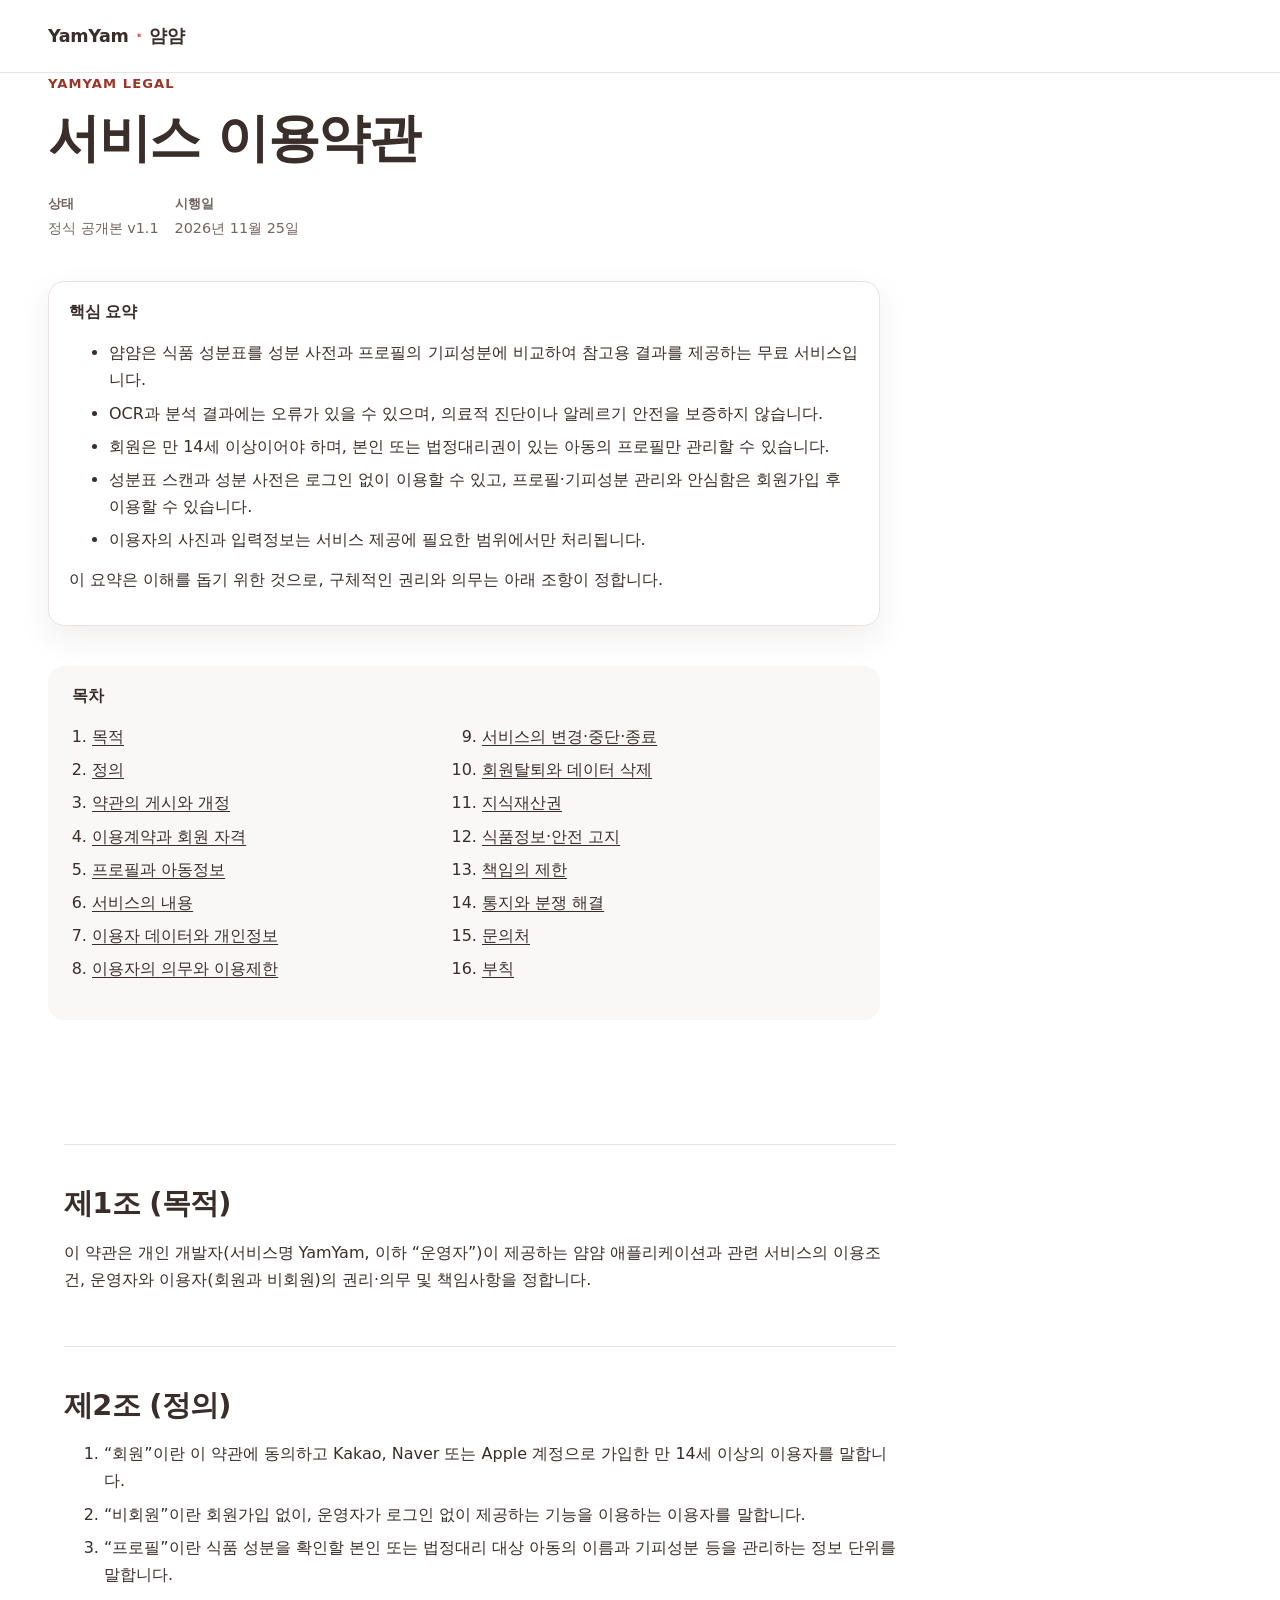
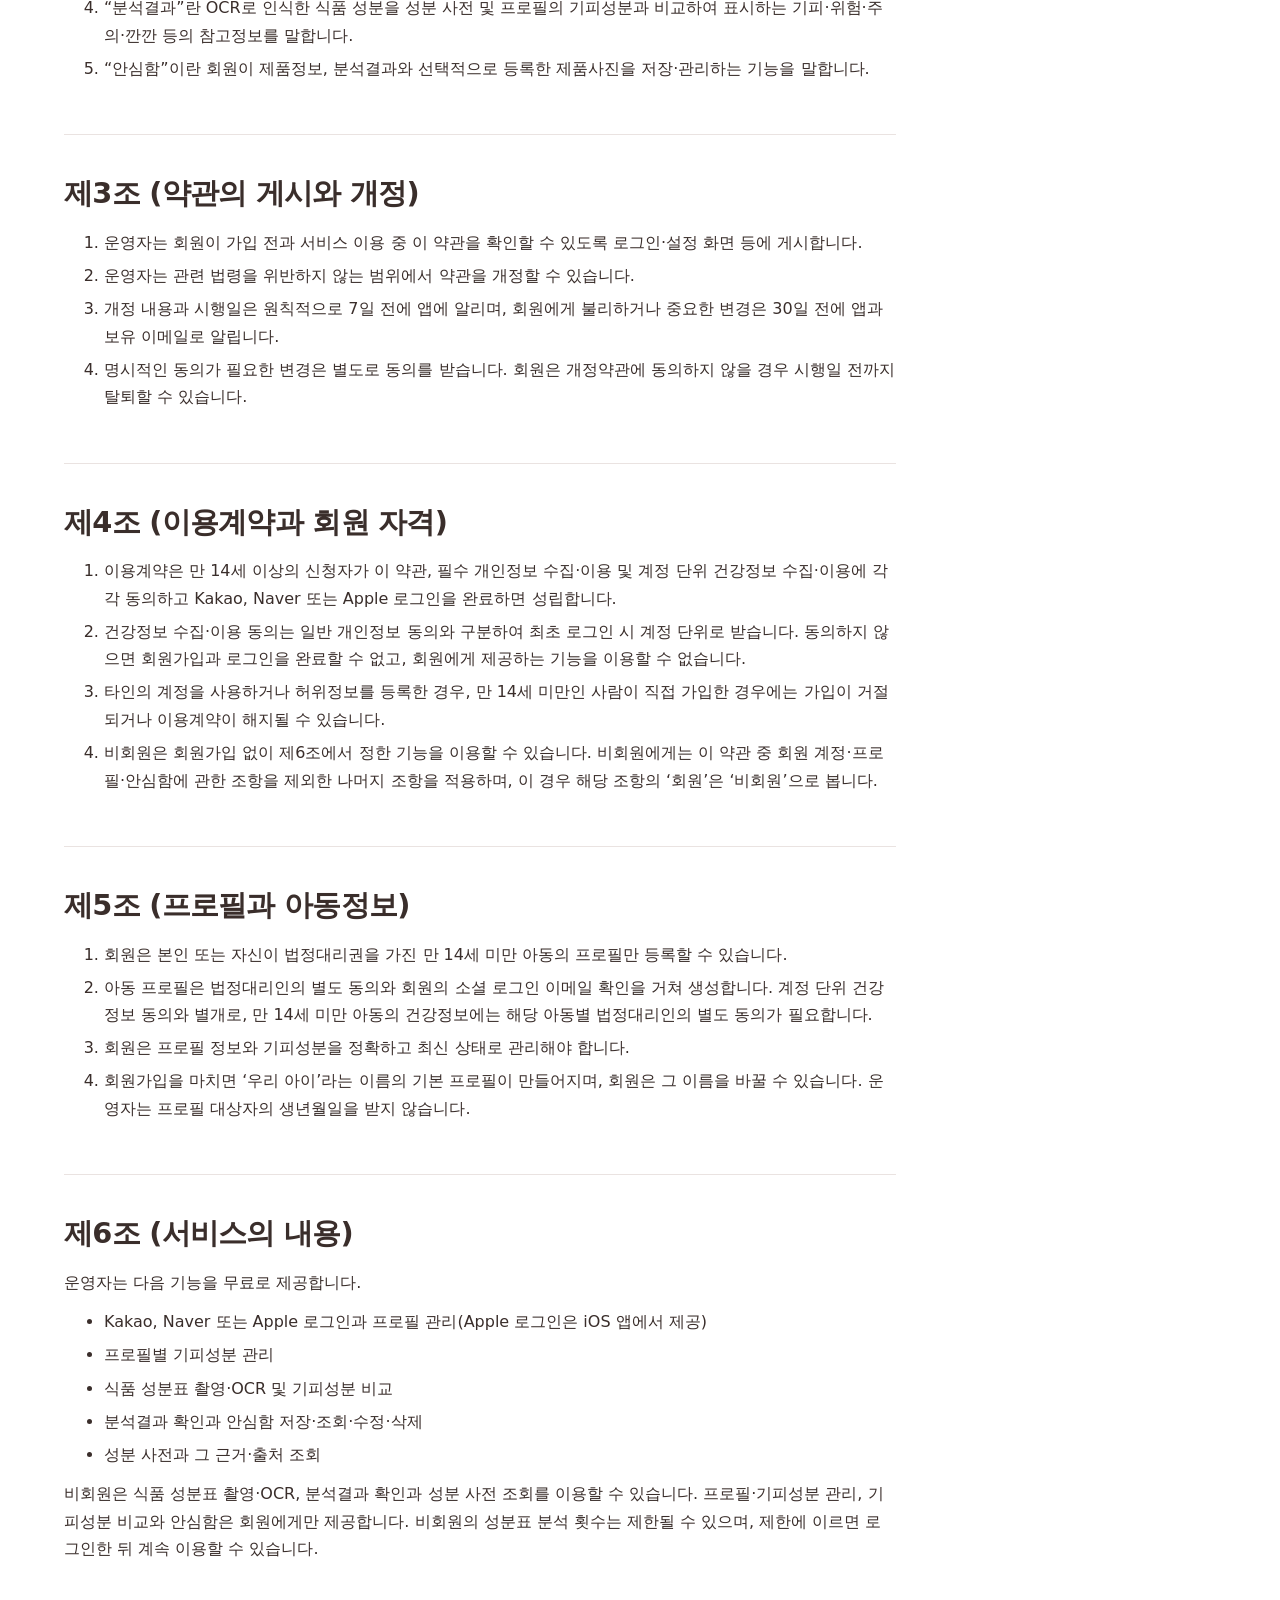
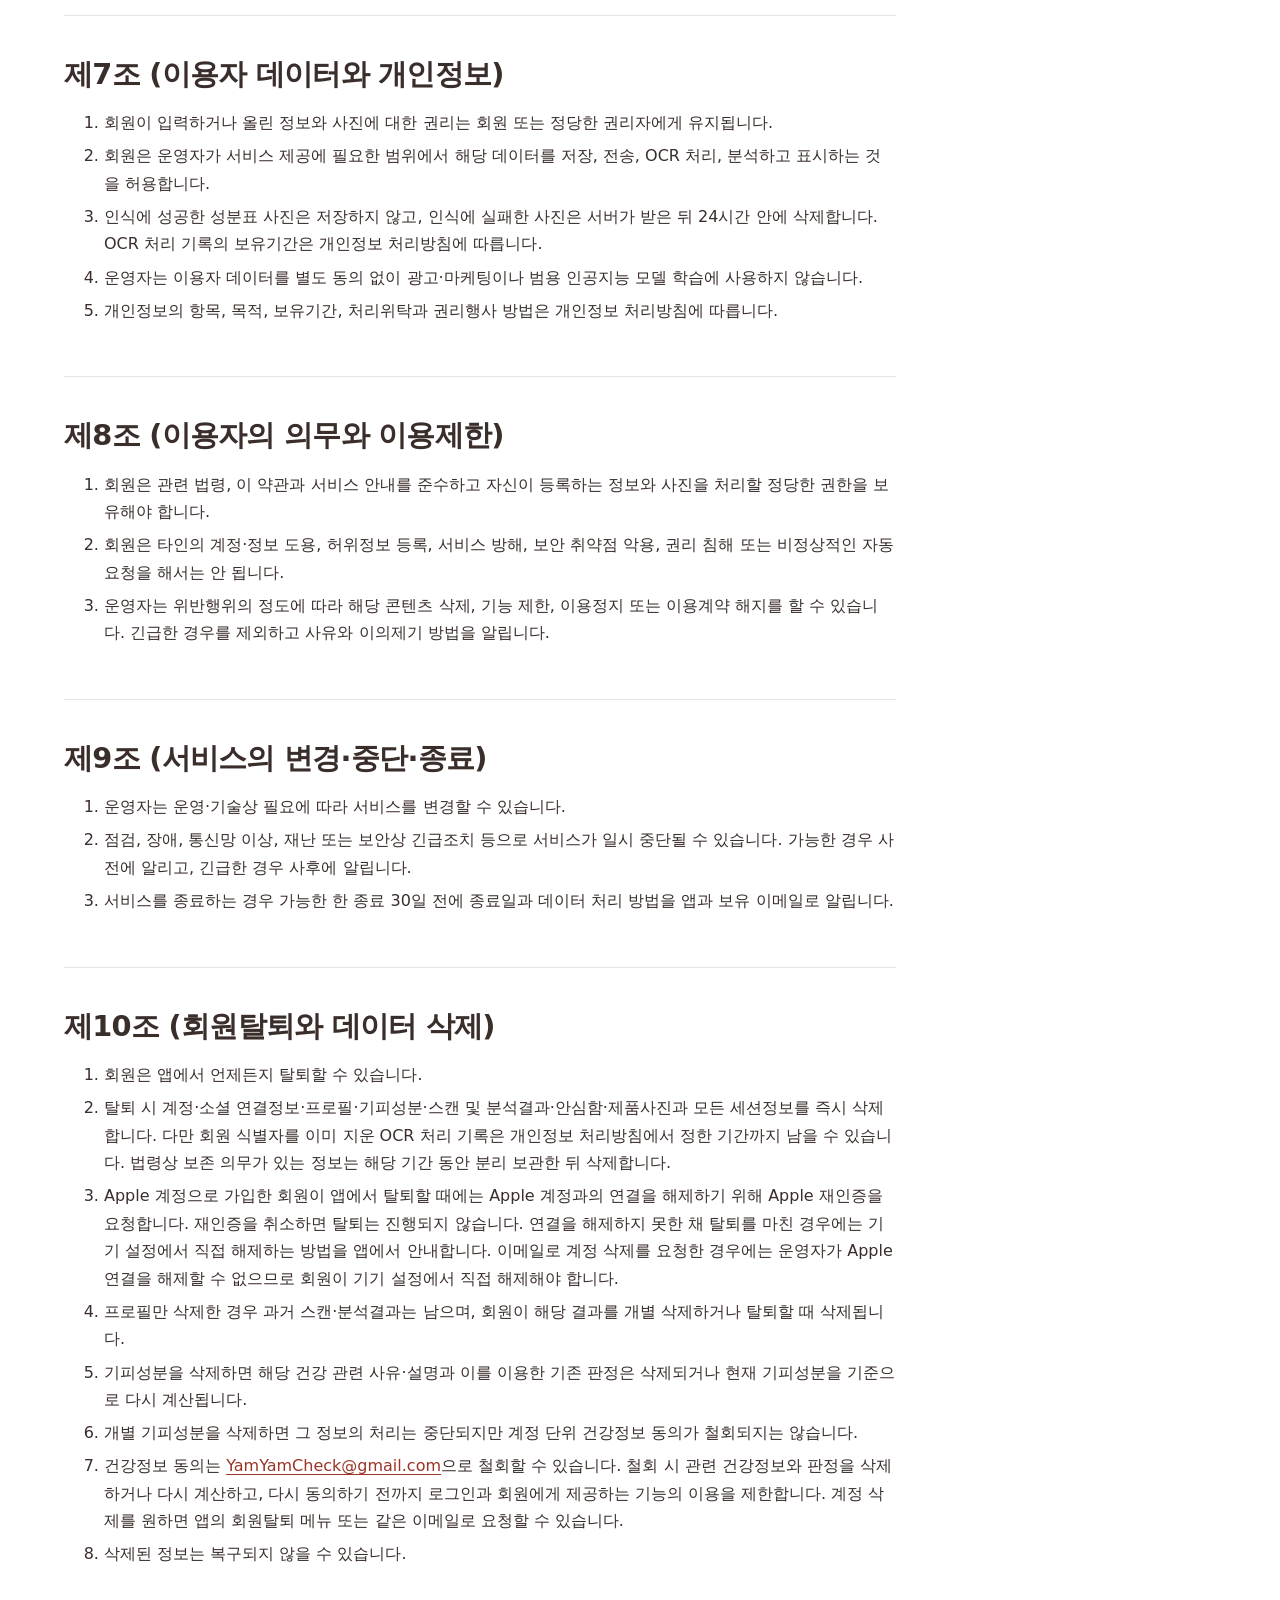
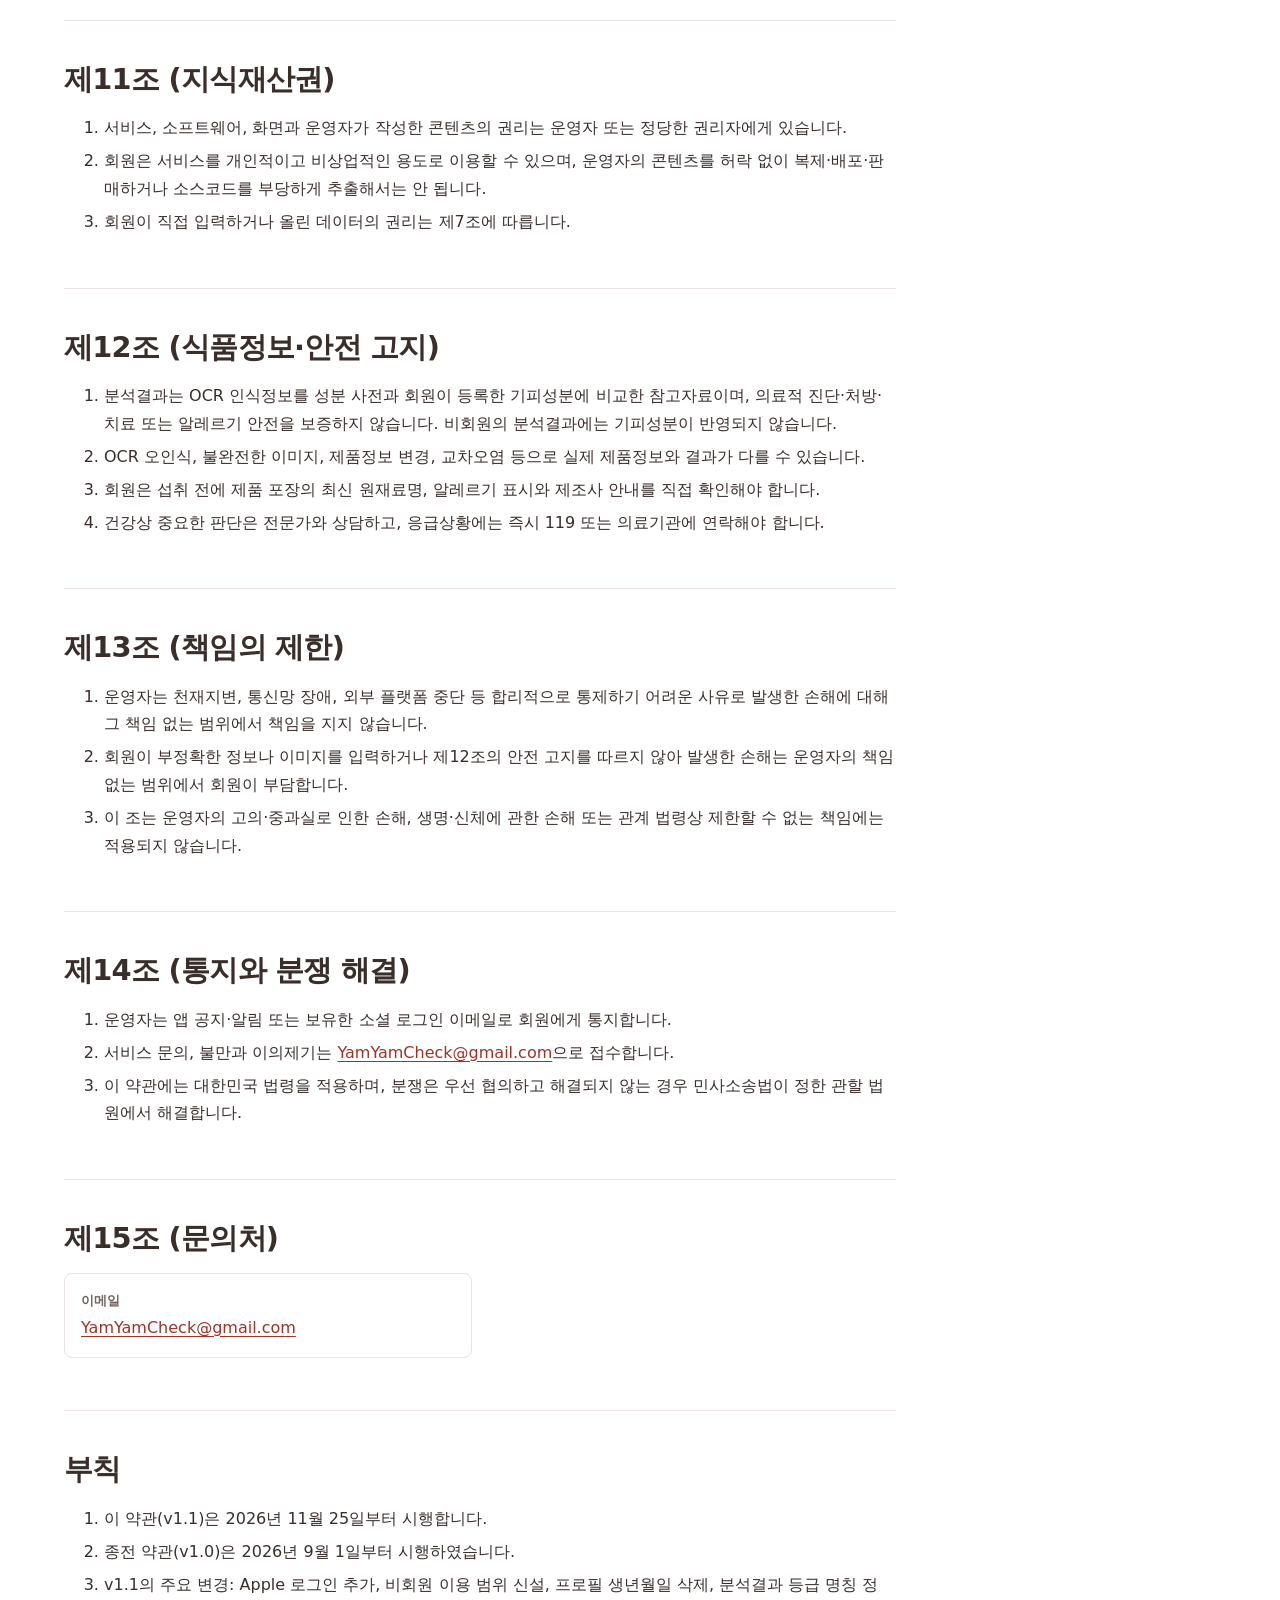
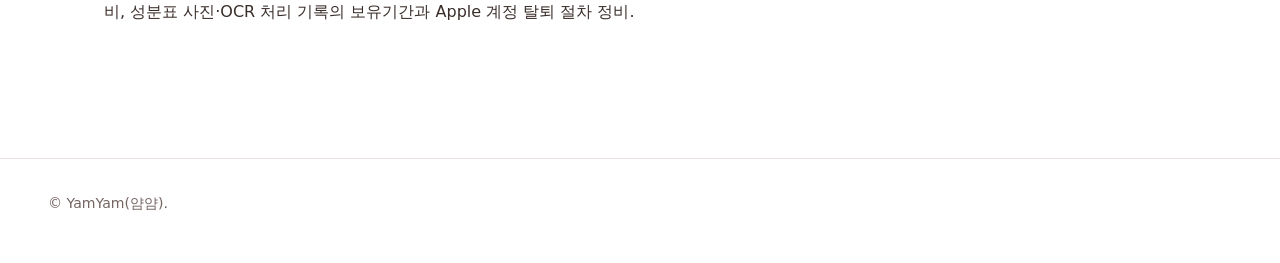
<file: terms-of-service.html>
<!doctype html>
<html lang="ko">
  <head>
    <meta charset="utf-8">
    <meta name="viewport" content="width=device-width, initial-scale=1">
    <meta name="description" content="YamYam(얌얌) 서비스 이용약관">
    <title>서비스 이용약관 | YamYam(얌얌)</title>
    <link rel="stylesheet" href="./legal.css">
  </head>
  <body>
    <a class="skip-link" href="#main">본문 바로가기</a>

    <header class="site-header">
      <div class="page-shell header-inner">
        <div class="brand" aria-label="YamYam 얌얌">
          <span class="brand-en">YamYam</span>
          <span class="brand-ko">얌얌</span>
        </div>
      </div>
    </header>

    <main id="main" class="page-shell">
      <header class="document-heading">
        <p class="eyebrow">YamYam Legal</p>
        <h1>서비스 이용약관</h1>
        <dl class="document-meta">
          <div>
            <dt>상태</dt>
            <dd>정식 공개본 v1.1</dd>
          </div>
          <div>
            <dt>시행일</dt>
            <dd>2026년 11월 25일</dd>
          </div>
        </dl>
      </header>

      <section class="summary-card" aria-labelledby="summary-title">
        <h2 id="summary-title">핵심 요약</h2>
        <ul>
          <li>얌얌은 식품 성분표를 성분 사전과 프로필의 기피성분에 비교하여 참고용 결과를 제공하는 무료 서비스입니다.</li>
          <li>OCR과 분석 결과에는 오류가 있을 수 있으며, 의료적 진단이나 알레르기 안전을 보증하지 않습니다.</li>
          <li>회원은 만 14세 이상이어야 하며, 본인 또는 법정대리권이 있는 아동의 프로필만 관리할 수 있습니다.</li>
          <li>성분표 스캔과 성분 사전은 로그인 없이 이용할 수 있고, 프로필·기피성분 관리와 안심함은 회원가입 후 이용할 수 있습니다.</li>
          <li>이용자의 사진과 입력정보는 서비스 제공에 필요한 범위에서만 처리됩니다.</li>
        </ul>
        <p>이 요약은 이해를 돕기 위한 것으로, 구체적인 권리와 의무는 아래 조항이 정합니다.</p>
      </section>

      <nav class="table-of-contents" aria-labelledby="toc-title">
        <h2 id="toc-title">목차</h2>
        <ol>
          <li><a href="#article-1">목적</a></li>
          <li><a href="#article-2">정의</a></li>
          <li><a href="#article-3">약관의 게시와 개정</a></li>
          <li><a href="#article-4">이용계약과 회원 자격</a></li>
          <li><a href="#article-5">프로필과 아동정보</a></li>
          <li><a href="#article-6">서비스의 내용</a></li>
          <li><a href="#article-7">이용자 데이터와 개인정보</a></li>
          <li><a href="#article-8">이용자의 의무와 이용제한</a></li>
          <li><a href="#article-9">서비스의 변경·중단·종료</a></li>
          <li><a href="#article-10">회원탈퇴와 데이터 삭제</a></li>
          <li><a href="#article-11">지식재산권</a></li>
          <li><a href="#article-12">식품정보·안전 고지</a></li>
          <li><a href="#article-13">책임의 제한</a></li>
          <li><a href="#article-14">통지와 분쟁 해결</a></li>
          <li><a href="#article-15">문의처</a></li>
          <li><a href="#addendum">부칙</a></li>
        </ol>
      </nav>

      <article class="legal-document">
        <section id="article-1" class="legal-article" aria-labelledby="article-1-title">
          <h2 id="article-1-title">제1조 (목적)</h2>
          <p>
            이 약관은 개인 개발자(서비스명 YamYam, 이하 “운영자”)이 제공하는 얌얌 애플리케이션과 관련
            서비스의 이용조건, 운영자와 이용자(회원과 비회원)의 권리·의무 및 책임사항을 정합니다.
          </p>
        </section>

        <section id="article-2" class="legal-article" aria-labelledby="article-2-title">
          <h2 id="article-2-title">제2조 (정의)</h2>
          <ol>
            <li>“회원”이란 이 약관에 동의하고 Kakao, Naver 또는 Apple 계정으로 가입한 만 14세 이상의 이용자를 말합니다.</li>
            <li>“비회원”이란 회원가입 없이, 운영자가 로그인 없이 제공하는 기능을 이용하는 이용자를 말합니다.</li>
            <li>“프로필”이란 식품 성분을 확인할 본인 또는 법정대리 대상 아동의 이름과 기피성분 등을 관리하는 정보 단위를 말합니다.</li>
            <li>“분석결과”란 OCR로 인식한 식품 성분을 성분 사전 및 프로필의 기피성분과 비교하여 표시하는 기피·위험·주의·깐깐 등의 참고정보를 말합니다.</li>
            <li>“안심함”이란 회원이 제품정보, 분석결과와 선택적으로 등록한 제품사진을 저장·관리하는 기능을 말합니다.</li>
          </ol>
        </section>

        <section id="article-3" class="legal-article" aria-labelledby="article-3-title">
          <h2 id="article-3-title">제3조 (약관의 게시와 개정)</h2>
          <ol>
            <li>운영자는 회원이 가입 전과 서비스 이용 중 이 약관을 확인할 수 있도록 로그인·설정 화면 등에 게시합니다.</li>
            <li>운영자는 관련 법령을 위반하지 않는 범위에서 약관을 개정할 수 있습니다.</li>
            <li>개정 내용과 시행일은 원칙적으로 7일 전에 앱에 알리며, 회원에게 불리하거나 중요한 변경은 30일 전에 앱과 보유 이메일로 알립니다.</li>
            <li>명시적인 동의가 필요한 변경은 별도로 동의를 받습니다. 회원은 개정약관에 동의하지 않을 경우 시행일 전까지 탈퇴할 수 있습니다.</li>
          </ol>
        </section>

        <section id="article-4" class="legal-article" aria-labelledby="article-4-title">
          <h2 id="article-4-title">제4조 (이용계약과 회원 자격)</h2>
          <ol>
            <li>이용계약은 만 14세 이상의 신청자가 이 약관, 필수 개인정보 수집·이용 및 계정 단위 건강정보 수집·이용에 각각 동의하고 Kakao, Naver 또는 Apple 로그인을 완료하면 성립합니다.</li>
            <li>건강정보 수집·이용 동의는 일반 개인정보 동의와 구분하여 최초 로그인 시 계정 단위로 받습니다. 동의하지 않으면 회원가입과 로그인을 완료할 수 없고, 회원에게 제공하는 기능을 이용할 수 없습니다.</li>
            <li>타인의 계정을 사용하거나 허위정보를 등록한 경우, 만 14세 미만인 사람이 직접 가입한 경우에는 가입이 거절되거나 이용계약이 해지될 수 있습니다.</li>
            <li>비회원은 회원가입 없이 제6조에서 정한 기능을 이용할 수 있습니다. 비회원에게는 이 약관 중 회원 계정·프로필·안심함에 관한 조항을 제외한 나머지 조항을 적용하며, 이 경우 해당 조항의 ‘회원’은 ‘비회원’으로 봅니다.</li>
          </ol>
        </section>

        <section id="article-5" class="legal-article" aria-labelledby="article-5-title">
          <h2 id="article-5-title">제5조 (프로필과 아동정보)</h2>
          <ol>
            <li>회원은 본인 또는 자신이 법정대리권을 가진 만 14세 미만 아동의 프로필만 등록할 수 있습니다.</li>
            <li>아동 프로필은 법정대리인의 별도 동의와 회원의 소셜 로그인 이메일 확인을 거쳐 생성합니다. 계정 단위 건강정보 동의와 별개로, 만 14세 미만 아동의 건강정보에는 해당 아동별 법정대리인의 별도 동의가 필요합니다.</li>
            <li>회원은 프로필 정보와 기피성분을 정확하고 최신 상태로 관리해야 합니다.</li>
            <li>회원가입을 마치면 ‘우리 아이’라는 이름의 기본 프로필이 만들어지며, 회원은 그 이름을 바꿀 수 있습니다. 운영자는 프로필 대상자의 생년월일을 받지 않습니다.</li>
          </ol>
        </section>

        <section id="article-6" class="legal-article" aria-labelledby="article-6-title">
          <h2 id="article-6-title">제6조 (서비스의 내용)</h2>
          <p>운영자는 다음 기능을 무료로 제공합니다.</p>
          <ul>
            <li>Kakao, Naver 또는 Apple 로그인과 프로필 관리(Apple 로그인은 iOS 앱에서 제공)</li>
            <li>프로필별 기피성분 관리</li>
            <li>식품 성분표 촬영·OCR 및 기피성분 비교</li>
            <li>분석결과 확인과 안심함 저장·조회·수정·삭제</li>
            <li>성분 사전과 그 근거·출처 조회</li>
          </ul>
          <p>
            비회원은 식품 성분표 촬영·OCR, 분석결과 확인과 성분 사전 조회를 이용할 수 있습니다. 프로필·기피성분
            관리, 기피성분 비교와 안심함은 회원에게만 제공합니다. 비회원의 성분표 분석 횟수는 제한될 수 있으며, 제한에 이르면
            로그인한 뒤 계속 이용할 수 있습니다.
          </p>
        </section>

        <section id="article-7" class="legal-article" aria-labelledby="article-7-title">
          <h2 id="article-7-title">제7조 (이용자 데이터와 개인정보)</h2>
          <ol>
            <li>회원이 입력하거나 올린 정보와 사진에 대한 권리는 회원 또는 정당한 권리자에게 유지됩니다.</li>
            <li>회원은 운영자가 서비스 제공에 필요한 범위에서 해당 데이터를 저장, 전송, OCR 처리, 분석하고 표시하는 것을 허용합니다.</li>
            <li>인식에 성공한 성분표 사진은 저장하지 않고, 인식에 실패한 사진은 서버가 받은 뒤 24시간 안에 삭제합니다. OCR 처리 기록의 보유기간은 개인정보 처리방침에 따릅니다.</li>
            <li>운영자는 이용자 데이터를 별도 동의 없이 광고·마케팅이나 범용 인공지능 모델 학습에 사용하지 않습니다.</li>
            <li>개인정보의 항목, 목적, 보유기간, 처리위탁과 권리행사 방법은 개인정보 처리방침에 따릅니다.</li>
          </ol>
        </section>

        <section id="article-8" class="legal-article" aria-labelledby="article-8-title">
          <h2 id="article-8-title">제8조 (이용자의 의무와 이용제한)</h2>
          <ol>
            <li>회원은 관련 법령, 이 약관과 서비스 안내를 준수하고 자신이 등록하는 정보와 사진을 처리할 정당한 권한을 보유해야 합니다.</li>
            <li>회원은 타인의 계정·정보 도용, 허위정보 등록, 서비스 방해, 보안 취약점 악용, 권리 침해 또는 비정상적인 자동 요청을 해서는 안 됩니다.</li>
            <li>운영자는 위반행위의 정도에 따라 해당 콘텐츠 삭제, 기능 제한, 이용정지 또는 이용계약 해지를 할 수 있습니다. 긴급한 경우를 제외하고 사유와 이의제기 방법을 알립니다.</li>
          </ol>
        </section>

        <section id="article-9" class="legal-article" aria-labelledby="article-9-title">
          <h2 id="article-9-title">제9조 (서비스의 변경·중단·종료)</h2>
          <ol>
            <li>운영자는 운영·기술상 필요에 따라 서비스를 변경할 수 있습니다.</li>
            <li>점검, 장애, 통신망 이상, 재난 또는 보안상 긴급조치 등으로 서비스가 일시 중단될 수 있습니다. 가능한 경우 사전에 알리고, 긴급한 경우 사후에 알립니다.</li>
            <li>서비스를 종료하는 경우 가능한 한 종료 30일 전에 종료일과 데이터 처리 방법을 앱과 보유 이메일로 알립니다.</li>
          </ol>
        </section>

        <section id="article-10" class="legal-article" aria-labelledby="article-10-title">
          <h2 id="article-10-title">제10조 (회원탈퇴와 데이터 삭제)</h2>
          <ol>
            <li>회원은 앱에서 언제든지 탈퇴할 수 있습니다.</li>
            <li>탈퇴 시 계정·소셜 연결정보·프로필·기피성분·스캔 및 분석결과·안심함·제품사진과 모든 세션정보를 즉시 삭제합니다. 다만 회원 식별자를 이미 지운 OCR 처리 기록은 개인정보 처리방침에서 정한 기간까지 남을 수 있습니다. 법령상 보존 의무가 있는 정보는 해당 기간 동안 분리 보관한 뒤 삭제합니다.</li>
            <li>Apple 계정으로 가입한 회원이 앱에서 탈퇴할 때에는 Apple 계정과의 연결을 해제하기 위해 Apple 재인증을 요청합니다. 재인증을 취소하면 탈퇴는 진행되지 않습니다. 연결을 해제하지 못한 채 탈퇴를 마친 경우에는 기기 설정에서 직접 해제하는 방법을 앱에서 안내합니다. 이메일로 계정 삭제를 요청한 경우에는 운영자가 Apple 연결을 해제할 수 없으므로 회원이 기기 설정에서 직접 해제해야 합니다.</li>
            <li>프로필만 삭제한 경우 과거 스캔·분석결과는 남으며, 회원이 해당 결과를 개별 삭제하거나 탈퇴할 때 삭제됩니다.</li>
            <li>기피성분을 삭제하면 해당 건강 관련 사유·설명과 이를 이용한 기존 판정은 삭제되거나 현재 기피성분을 기준으로 다시 계산됩니다.</li>
            <li>개별 기피성분을 삭제하면 그 정보의 처리는 중단되지만 계정 단위 건강정보 동의가 철회되지는 않습니다.</li>
            <li>건강정보 동의는 <a href="mailto:YamYamCheck@gmail.com">YamYamCheck@gmail.com</a>으로 철회할 수 있습니다. 철회 시 관련 건강정보와 판정을 삭제하거나 다시 계산하고, 다시 동의하기 전까지 로그인과 회원에게 제공하는 기능의 이용을 제한합니다. 계정 삭제를 원하면 앱의 회원탈퇴 메뉴 또는 같은 이메일로 요청할 수 있습니다.</li>
            <li>삭제된 정보는 복구되지 않을 수 있습니다.</li>
          </ol>
        </section>

        <section id="article-11" class="legal-article" aria-labelledby="article-11-title">
          <h2 id="article-11-title">제11조 (지식재산권)</h2>
          <ol>
            <li>서비스, 소프트웨어, 화면과 운영자가 작성한 콘텐츠의 권리는 운영자 또는 정당한 권리자에게 있습니다.</li>
            <li>회원은 서비스를 개인적이고 비상업적인 용도로 이용할 수 있으며, 운영자의 콘텐츠를 허락 없이 복제·배포·판매하거나 소스코드를 부당하게 추출해서는 안 됩니다.</li>
            <li>회원이 직접 입력하거나 올린 데이터의 권리는 제7조에 따릅니다.</li>
          </ol>
        </section>

        <section id="article-12" class="legal-article" aria-labelledby="article-12-title">
          <h2 id="article-12-title">제12조 (식품정보·안전 고지)</h2>
          <ol>
            <li>분석결과는 OCR 인식정보를 성분 사전과 회원이 등록한 기피성분에 비교한 참고자료이며, 의료적 진단·처방·치료 또는 알레르기 안전을 보증하지 않습니다. 비회원의 분석결과에는 기피성분이 반영되지 않습니다.</li>
            <li>OCR 오인식, 불완전한 이미지, 제품정보 변경, 교차오염 등으로 실제 제품정보와 결과가 다를 수 있습니다.</li>
            <li>회원은 섭취 전에 제품 포장의 최신 원재료명, 알레르기 표시와 제조사 안내를 직접 확인해야 합니다.</li>
            <li>건강상 중요한 판단은 전문가와 상담하고, 응급상황에는 즉시 119 또는 의료기관에 연락해야 합니다.</li>
          </ol>
        </section>

        <section id="article-13" class="legal-article" aria-labelledby="article-13-title">
          <h2 id="article-13-title">제13조 (책임의 제한)</h2>
          <ol>
            <li>운영자는 천재지변, 통신망 장애, 외부 플랫폼 중단 등 합리적으로 통제하기 어려운 사유로 발생한 손해에 대해 그 책임 없는 범위에서 책임을 지지 않습니다.</li>
            <li>회원이 부정확한 정보나 이미지를 입력하거나 제12조의 안전 고지를 따르지 않아 발생한 손해는 운영자의 책임 없는 범위에서 회원이 부담합니다.</li>
            <li>이 조는 운영자의 고의·중과실로 인한 손해, 생명·신체에 관한 손해 또는 관계 법령상 제한할 수 없는 책임에는 적용되지 않습니다.</li>
          </ol>
        </section>

        <section id="article-14" class="legal-article" aria-labelledby="article-14-title">
          <h2 id="article-14-title">제14조 (통지와 분쟁 해결)</h2>
          <ol>
            <li>운영자는 앱 공지·알림 또는 보유한 소셜 로그인 이메일로 회원에게 통지합니다.</li>
            <li>서비스 문의, 불만과 이의제기는 <a href="mailto:YamYamCheck@gmail.com">YamYamCheck@gmail.com</a>으로 접수합니다.</li>
            <li>이 약관에는 대한민국 법령을 적용하며, 분쟁은 우선 협의하고 해결되지 않는 경우 민사소송법이 정한 관할 법원에서 해결합니다.</li>
          </ol>
        </section>

        <section id="article-15" class="legal-article" aria-labelledby="article-15-title">
          <h2 id="article-15-title">제15조 (문의처)</h2>
          <dl class="operator-info">
            <div>
              <dt>이메일</dt>
              <dd><a href="mailto:YamYamCheck@gmail.com">YamYamCheck@gmail.com</a></dd>
            </div>
          </dl>
        </section>

        <section id="addendum" class="legal-article" aria-labelledby="addendum-title">
          <h2 id="addendum-title">부칙</h2>
          <ol>
            <li>이 약관(v1.1)은 2026년 11월 25일부터 시행합니다.</li>
            <li>종전 약관(v1.0)은 2026년 9월 1일부터 시행하였습니다.</li>
            <li>v1.1의 주요 변경: Apple 로그인 추가, 비회원 이용 범위 신설, 프로필 생년월일 삭제, 분석결과 등급 명칭 정비, 성분표 사진·OCR 처리 기록의 보유기간과 Apple 계정 탈퇴 절차 정비.</li>
          </ol>
        </section>
      </article>
    </main>

    <footer class="site-footer">
      <div class="page-shell">
        <p>© YamYam(얌얌).</p>
      </div>
    </footer>
  </body>
</html>
</file>
<file: legal.css>
:root {
  color-scheme: light;
  --primary: #e86451;
  --primary-strong: #9b3426;
  --primary-soft: #fff1ef;
  --text: #3a2e2b;
  --muted: #746562;
  --surface: #faf8f7;
  --border: #eae3e1;
  --warning: #8a4b00;
  --warning-soft: #fff5df;
  --danger: #9e2f35;
  --danger-soft: #fff0f1;
  --success: #236846;
  --success-soft: #e8f6ef;
  --content-width: 74rem;
  --reading-width: 52rem;
  --radius-sm: 0.5rem;
  --radius-md: 1rem;
}

*,
*::before,
*::after {
  box-sizing: border-box;
}

body {
  margin: 0;
  background: #fff;
  color: var(--text);
  font-family: Pretendard, "Apple SD Gothic Neo", "Noto Sans KR", "Malgun Gothic", system-ui, sans-serif;
  font-size: 1rem;
  line-height: 1.72;
  overflow-wrap: anywhere;
}

a {
  color: var(--primary-strong);
  text-underline-offset: 0.2em;
}

a:focus-visible,
[tabindex]:focus-visible {
  outline: 3px solid #005fcc;
  outline-offset: 3px;
}

.skip-link {
  position: fixed;
  top: 0.75rem;
  left: 0.75rem;
  z-index: 100;
  padding: 0.75rem 1rem;
  border-radius: var(--radius-sm);
  background: var(--text);
  color: #fff;
  transform: translateY(-180%);
}

.skip-link:focus {
  transform: translateY(0);
}

.shell,
.container,
.page-shell,
.header-inner {
  width: min(calc(100% - 2rem), var(--content-width));
  margin-inline: auto;
}

.site-header {
  border-bottom: 1px solid var(--border);
  background: rgb(255 255 255 / 96%);
}

.site-header .shell,
.header-inner {
  display: flex;
  min-height: 4.5rem;
  align-items: center;
  justify-content: space-between;
  gap: 1.25rem;
}

.brand {
  display: inline-flex;
  min-height: 2.75rem;
  align-items: center;
  gap: 0.45rem;
  color: var(--text);
  font-size: 1.1rem;
  font-weight: 800;
  letter-spacing: -0.02em;
  text-decoration: none;
  white-space: nowrap;
}

.brand-ko::before {
  margin-right: 0.45rem;
  color: var(--primary);
  content: "·";
}

.site-nav,
.site-nav ul,
.document-nav,
.primary-nav,
.footer-nav {
  display: flex;
  align-items: center;
  gap: 0.25rem;
}

.site-nav ul,
.document-nav,
.footer-nav {
  margin: 0;
  padding: 0;
  list-style: none;
}

.site-nav a,
.document-nav a,
.primary-nav a,
.footer-nav a {
  display: inline-flex;
  min-height: 2.75rem;
  align-items: center;
  padding: 0.5rem 0.8rem;
  border-radius: 999px;
  color: var(--muted);
  font-size: 0.9rem;
  font-weight: 650;
  text-decoration: none;
}

.site-nav a:hover,
.site-nav a[aria-current="page"],
.document-nav a:hover,
.document-nav a[aria-current="page"],
.primary-nav a:hover,
.primary-nav a[aria-current="page"],
.footer-nav a:hover,
.footer-nav a[aria-current="page"] {
  background: var(--primary-soft);
  color: var(--primary-strong);
}

.legal-document,
.document {
  width: min(calc(100% - 2rem), var(--content-width));
  margin-inline: auto;
  padding-block: 4.25rem 5rem;
}

.document-heading,
.document-header {
  max-width: var(--reading-width);
  margin-bottom: 2.5rem;
}

.eyebrow {
  margin: 0 0 0.6rem;
  color: var(--primary-strong);
  font-size: 0.82rem;
  font-weight: 800;
  letter-spacing: 0.08em;
  text-transform: uppercase;
}

h1,
h2,
h3 {
  color: var(--text);
  line-height: 1.3;
  letter-spacing: -0.025em;
  text-wrap: balance;
}

h1 {
  margin: 0;
  font-size: clamp(2rem, 6vw, 3.25rem);
}

h2 {
  margin: 0 0 1rem;
  font-size: clamp(1.4rem, 3vw, 1.8rem);
}

h3 {
  margin: 1.75rem 0 0.75rem;
  font-size: 1.15rem;
}

p,
ul,
ol,
dl {
  margin-block: 0.75rem;
}

li + li {
  margin-top: 0.35rem;
}

.lead,
.lede {
  max-width: 46rem;
  margin-top: 1.15rem;
  color: var(--muted);
  font-size: 1.08rem;
}

.document-meta {
  display: flex;
  flex-wrap: wrap;
  gap: 0.4rem 1rem;
  margin-top: 1.25rem;
  color: var(--muted);
  font-size: 0.9rem;
}

.document-meta div,
.operator-info div {
  display: grid;
  gap: 0.1rem;
}

.document-meta dt,
.operator-info dt,
.key-value-list dt {
  color: var(--muted);
  font-size: 0.8rem;
  font-weight: 750;
}

.document-meta dd,
.operator-info dd,
.key-value-list dd {
  margin: 0;
}

.notice {
  max-width: var(--reading-width);
  margin-block: 1.75rem;
  padding: 1rem 1.15rem;
  border: 1px solid #efca85;
  border-left: 0.35rem solid #c97900;
  border-radius: var(--radius-sm);
  background: var(--warning-soft);
  color: #5d3900;
}

.notice > :first-child {
  margin-top: 0;
}

.notice > :last-child {
  margin-bottom: 0;
}

.summary-grid {
  display: grid;
  grid-template-columns: repeat(3, minmax(0, 1fr));
  gap: 1rem;
  margin-block: 2rem 3rem;
}

.summary-card {
  padding: 1.25rem;
  border: 1px solid var(--border);
  border-radius: var(--radius-md);
  background: #fff;
  box-shadow: 0 12px 32px rgb(58 46 43 / 8%);
}

.summary-card h2,
.summary-card h3 {
  margin-top: 0;
  font-size: 1rem;
}

.toc,
.table-of-contents {
  max-width: var(--reading-width);
  margin-block: 2.5rem 3.5rem;
  padding: 1.25rem 1.5rem;
  border-radius: var(--radius-md);
  background: var(--surface);
}

.toc h2,
.table-of-contents h2 {
  font-size: 1rem;
}

.toc ol,
.table-of-contents ol {
  columns: 2 18rem;
  padding-left: 1.25rem;
}

.toc li,
.table-of-contents li {
  break-inside: avoid;
  margin-bottom: 0.35rem;
}

.toc a,
.table-of-contents a {
  color: var(--text);
}

.legal-section,
.legal-article,
.legal-document > section,
main > section {
  max-width: var(--reading-width);
  padding-block: 2.5rem;
  border-top: 1px solid var(--border);
  scroll-margin-top: 1rem;
}

.table-wrap,
.table-scroll {
  width: 100%;
  margin-block: 1.25rem;
  overflow-x: auto;
  border: 1px solid var(--border);
  border-radius: var(--radius-sm);
  -webkit-overflow-scrolling: touch;
}

table {
  width: 100%;
  border-collapse: collapse;
  font-size: 0.92rem;
  line-height: 1.55;
}

caption {
  padding: 0.9rem 1rem;
  background: var(--surface);
  font-weight: 750;
  text-align: left;
}

th,
td {
  min-width: 8rem;
  padding: 0.85rem 1rem;
  border-bottom: 1px solid var(--border);
  text-align: left;
  vertical-align: top;
}

th {
  background: var(--surface);
  font-weight: 750;
}

tr:last-child td {
  border-bottom: 0;
}

.status {
  display: inline-flex;
  align-items: center;
  min-height: 1.75rem;
  padding: 0.15rem 0.55rem;
  border-radius: 999px;
  font-size: 0.76rem;
  font-weight: 800;
  white-space: nowrap;
}

.status-added,
.status-new {
  background: var(--success-soft);
  color: var(--success);
}

.status-changed {
  background: #eef3ff;
  color: #3659a6;
}

.status-deleted,
.status-removed {
  background: var(--danger-soft);
  color: var(--danger);
}

.status-pending {
  background: var(--warning-soft);
  color: var(--warning);
}

.checklist {
  padding-left: 0;
  list-style: none;
}

.checklist li {
  position: relative;
  padding-left: 1.8rem;
}

.checklist li::before {
  position: absolute;
  top: 0.1rem;
  left: 0;
  color: var(--primary-strong);
  content: "□";
  font-weight: 800;
}

.tag-list {
  display: flex;
  flex-wrap: wrap;
  gap: 0.65rem;
  padding: 0;
  list-style: none;
}

.tag-list li {
  display: flex;
  align-items: center;
  gap: 0.45rem;
  margin: 0;
}

.operator-info,
.key-value-list {
  display: grid;
  grid-template-columns: repeat(2, minmax(0, 1fr));
  gap: 1rem;
}

.operator-info div,
.key-value-list div {
  padding: 1rem;
  border: 1px solid var(--border);
  border-radius: var(--radius-sm);
}

.reference-note {
  max-width: var(--reading-width);
  margin-block: 2rem 4rem;
  padding: 1.25rem;
  border-radius: var(--radius-md);
  background: var(--surface);
}

.reference-note h2 {
  font-size: 1rem;
}

code {
  padding: 0.1rem 0.35rem;
  border-radius: 0.25rem;
  background: #f3efed;
  color: #5e4039;
  font-family: ui-monospace, SFMono-Regular, Menlo, Monaco, Consolas, monospace;
  font-size: 0.88em;
}

.site-footer {
  padding-block: 2rem 3rem;
  border-top: 1px solid var(--border);
  color: var(--muted);
  font-size: 0.88rem;
}

.site-footer .shell,
.site-footer .page-shell,
.footer-inner {
  display: flex;
  flex-wrap: wrap;
  justify-content: space-between;
  gap: 0.75rem 1.5rem;
}

.site-footer p {
  margin: 0;
}

.site-footer > p {
  width: min(calc(100% - 2rem), var(--content-width));
  margin-inline: auto;
}

@media (max-width: 52rem) {
  .site-header .shell,
  .header-inner {
    align-items: flex-start;
    flex-direction: column;
    padding-block: 0.75rem;
  }

  .site-nav,
  .header-inner > nav,
  .document-nav,
  .primary-nav {
    width: 100%;
    min-width: 0;
    overflow-x: auto;
  }

  .site-nav ul {
    min-width: max-content;
  }

  .document-nav > li,
  .site-nav > a,
  .primary-nav > a {
    flex: 0 0 auto;
  }

  .summary-grid {
    grid-template-columns: 1fr;
  }

  .legal-document,
  .document {
    padding-block: 2.75rem 4rem;
  }
}

@media (max-width: 36rem) {
  .shell,
  .page-shell,
  .header-inner {
    width: min(calc(100% - 1.25rem), var(--content-width));
  }

  .toc ol,
  .table-of-contents ol {
    columns: 1;
  }

  .operator-info,
  .key-value-list {
    grid-template-columns: 1fr;
  }

  th,
  td {
    min-width: 11rem;
    padding: 0.75rem;
  }
}

@media print {
  @page {
    size: A4;
    margin: 16mm;
  }

  body {
    color: #000;
    font-size: 10pt;
  }

  .site-header,
  .site-footer,
  .skip-link,
  .toc,
  .table-of-contents {
    display: none;
  }

  .shell,
  .page-shell,
  .legal-document,
  .document,
  .legal-section,
  .legal-article,
  .legal-document > section,
  main > section,
  .document-heading,
  .document-header {
    width: 100%;
    max-width: none;
  }

  .legal-document,
  .document {
    padding: 0;
  }

  .summary-card,
  .notice,
  .table-wrap,
  .table-scroll {
    box-shadow: none;
    break-inside: avoid;
  }

  a {
    color: inherit;
    text-decoration: none;
  }

  h2,
  h3 {
    break-after: avoid;
  }

  table {
    font-size: 8.5pt;
  }
}
</file>
